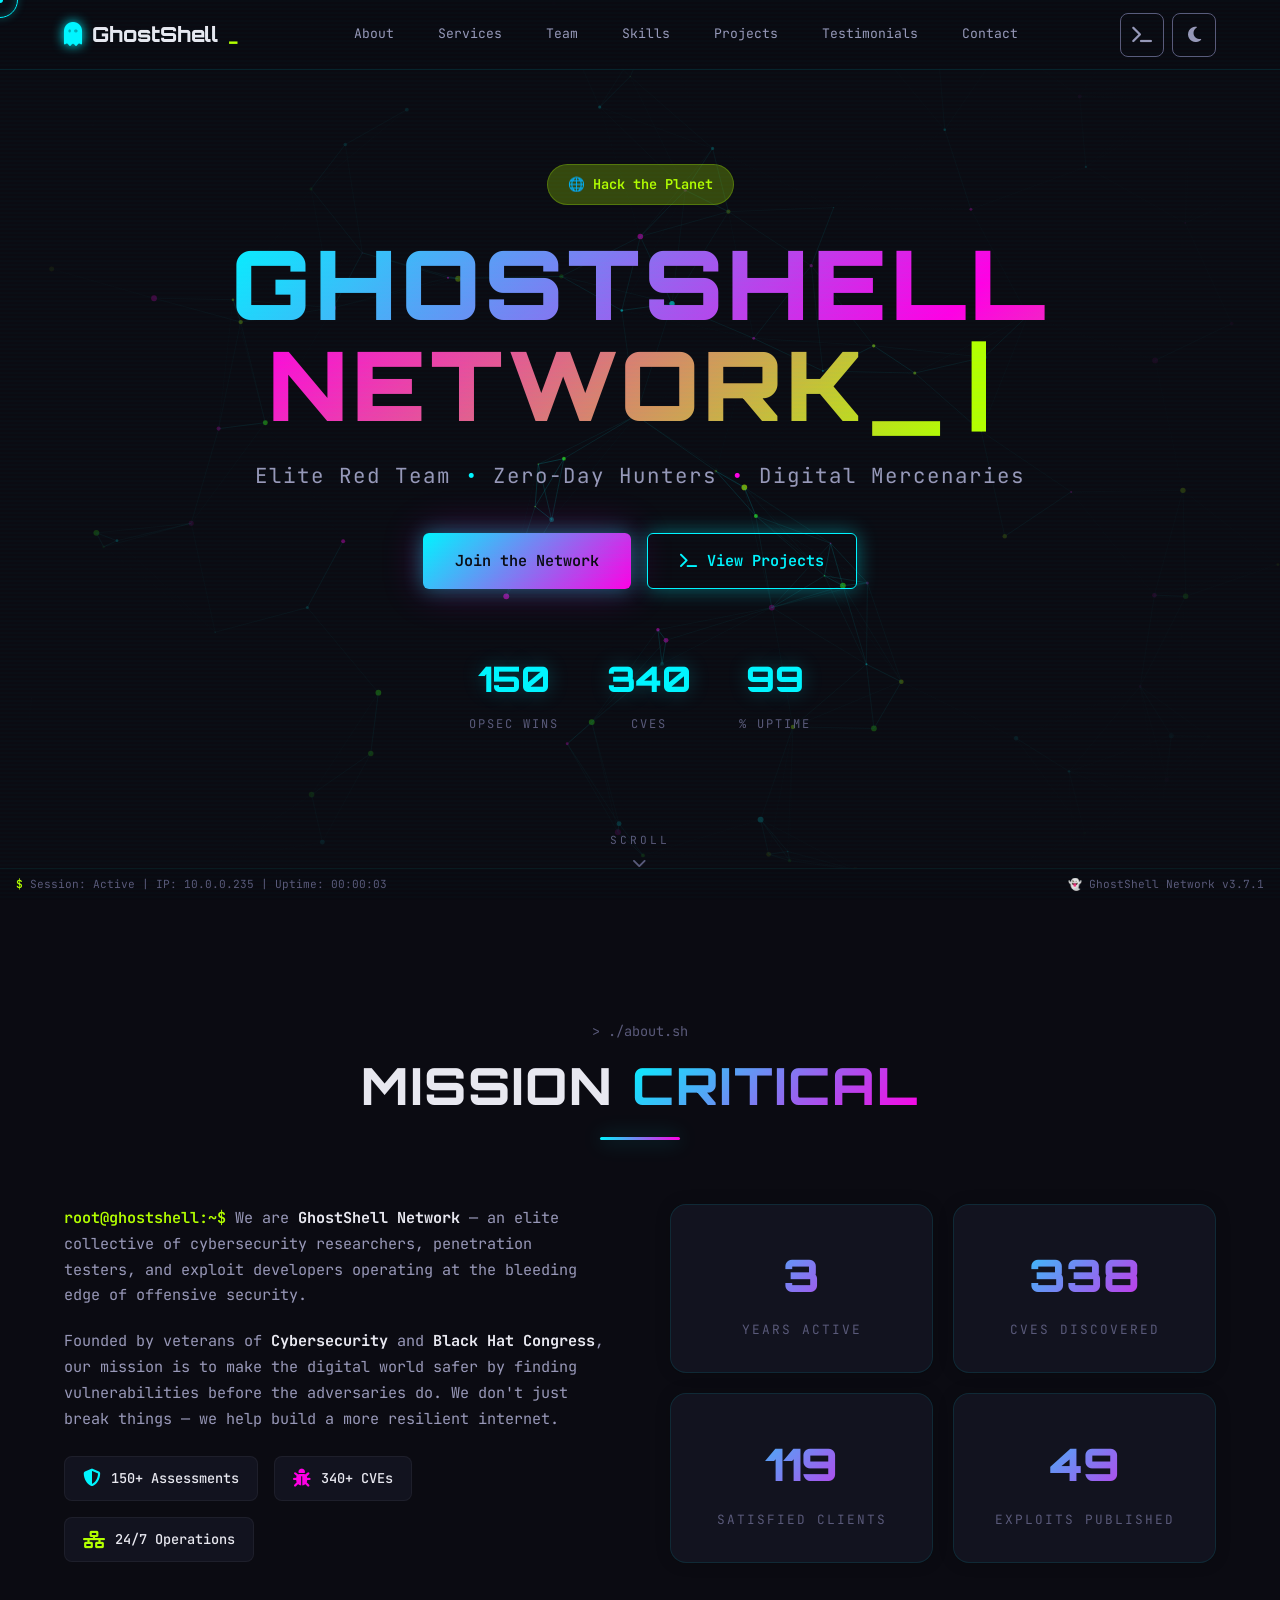
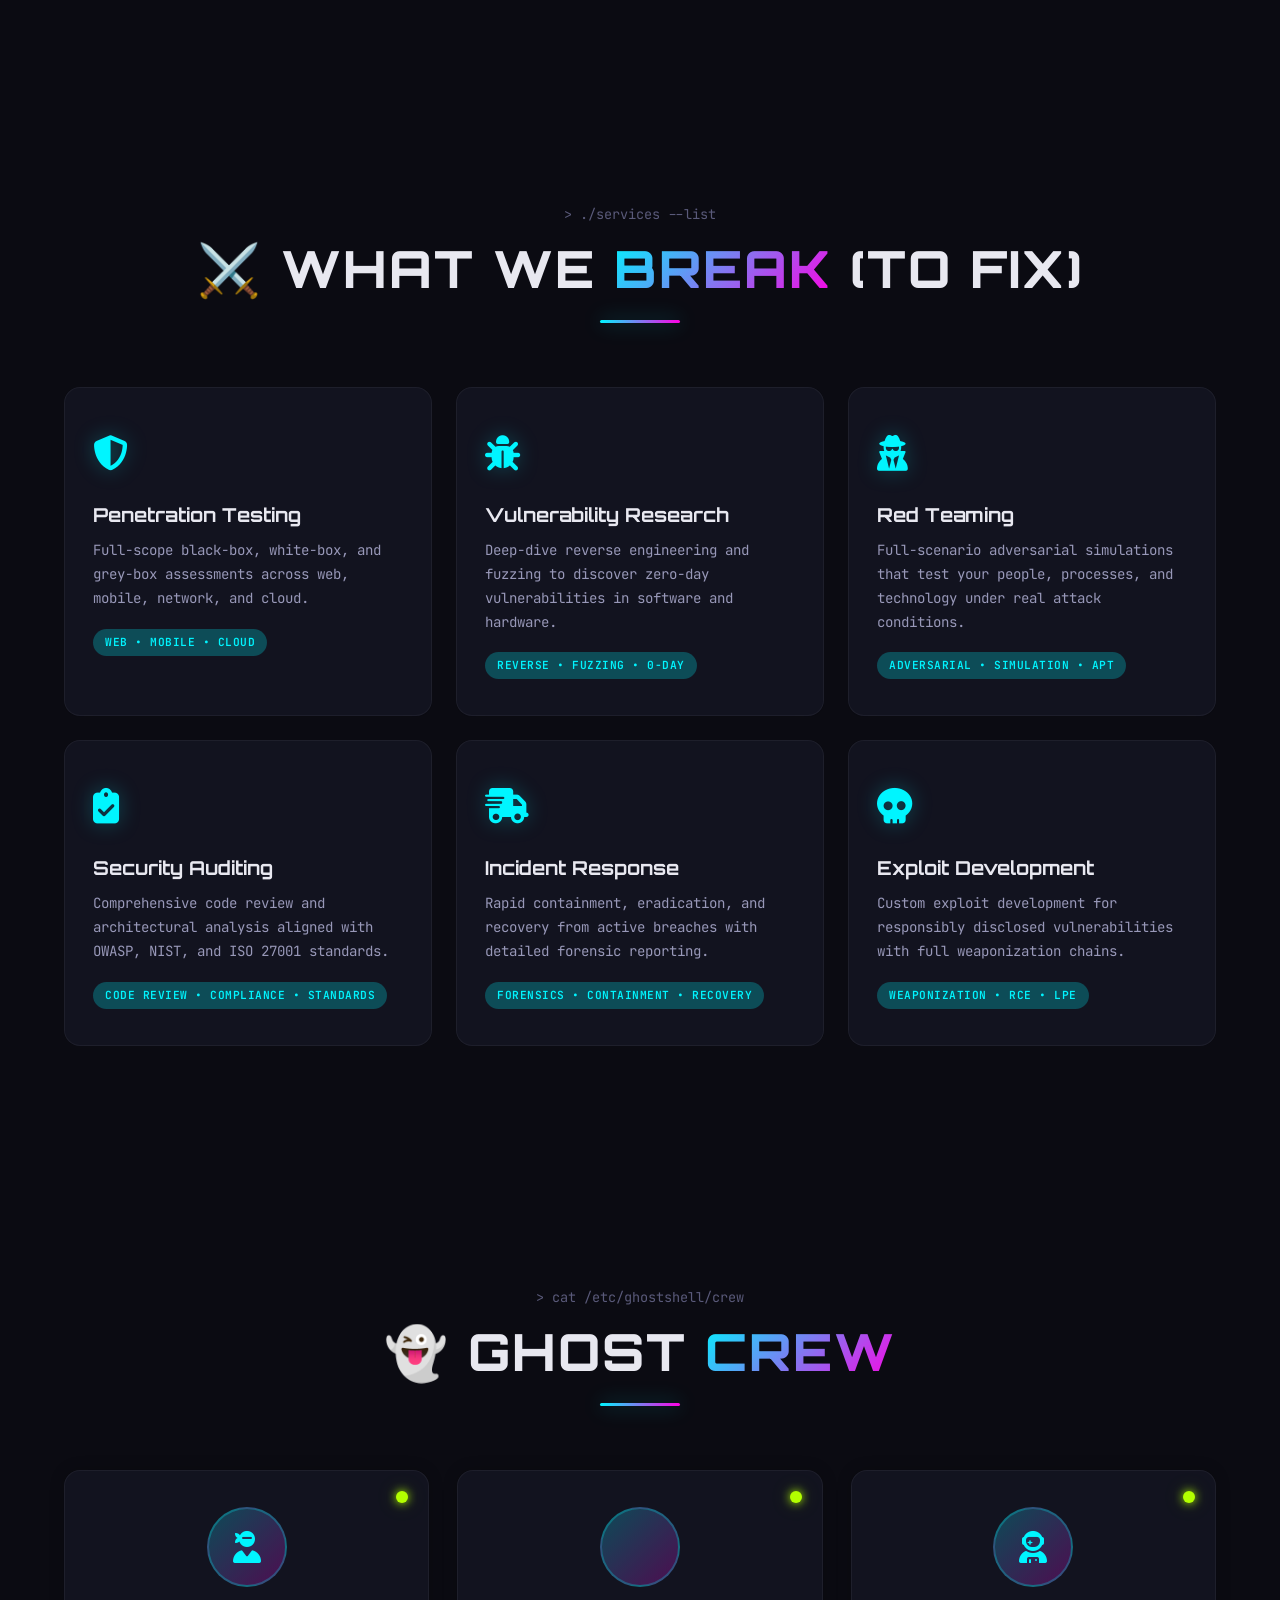
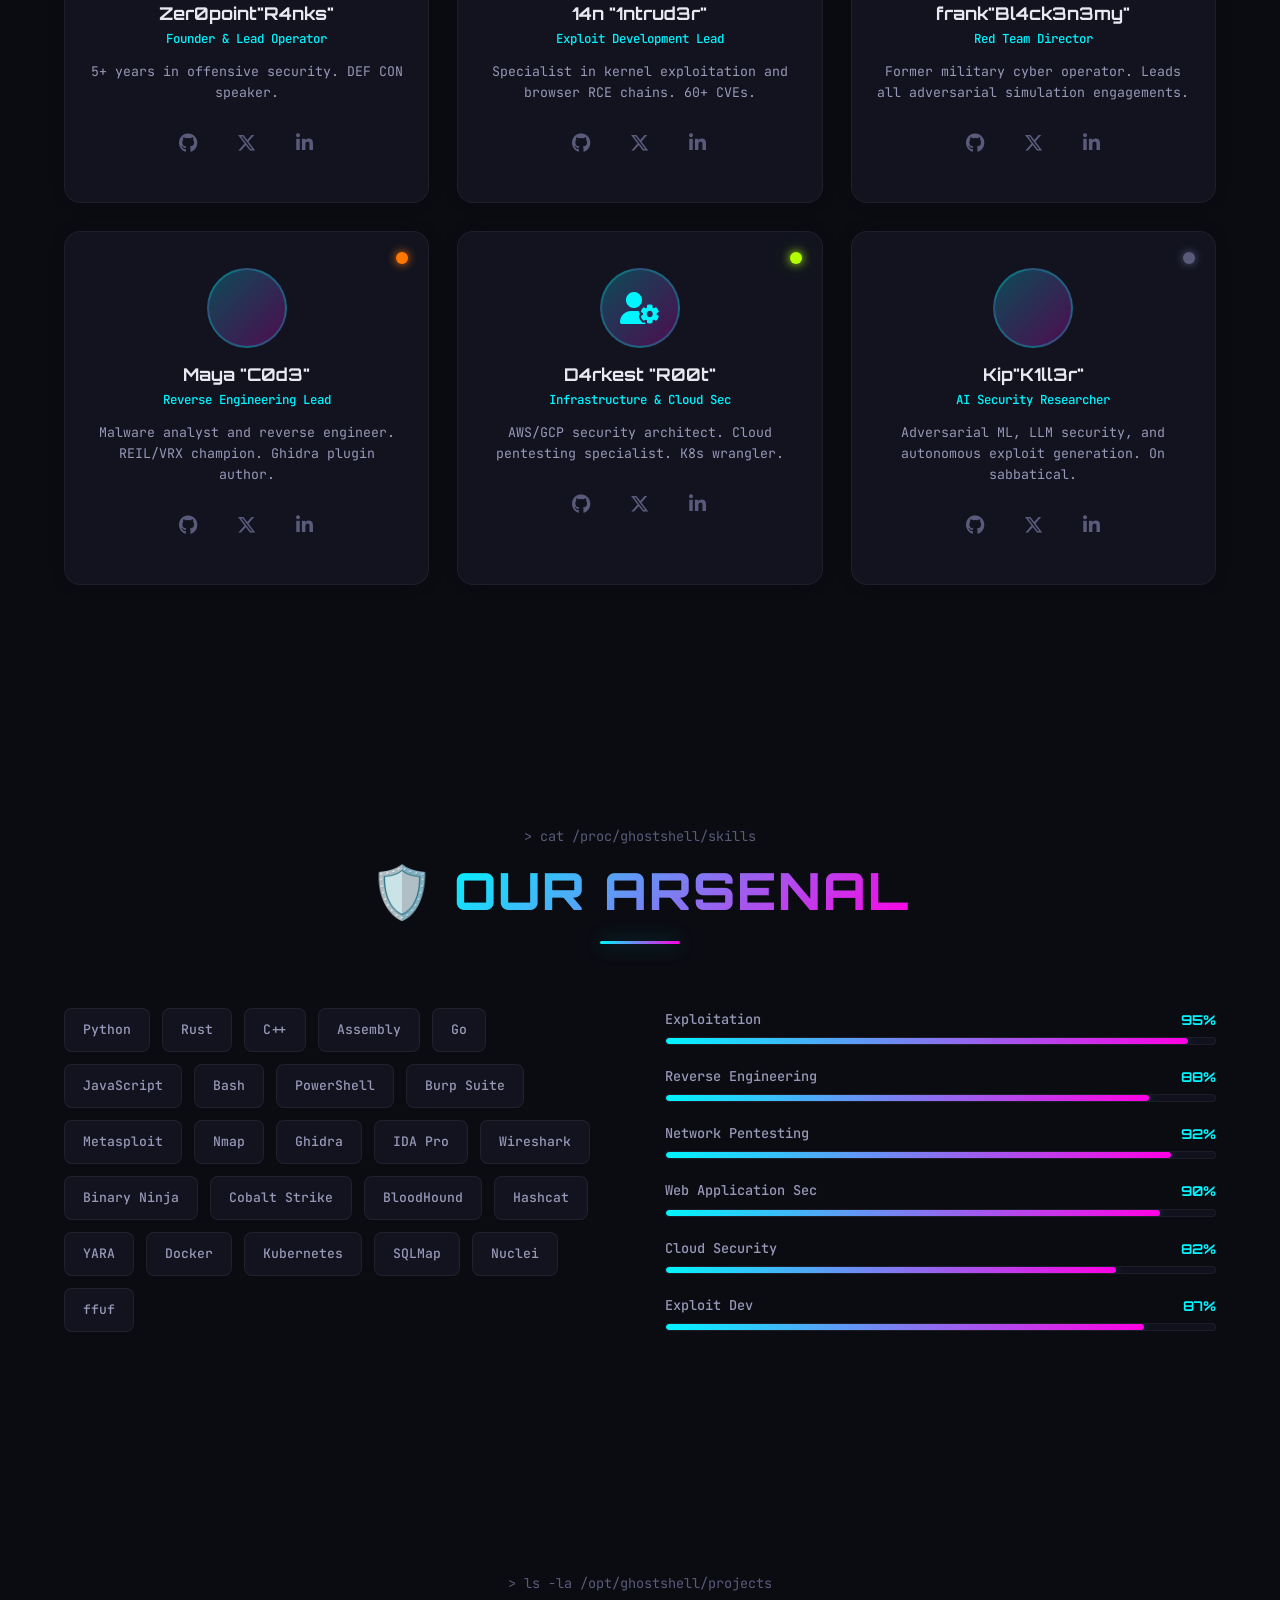
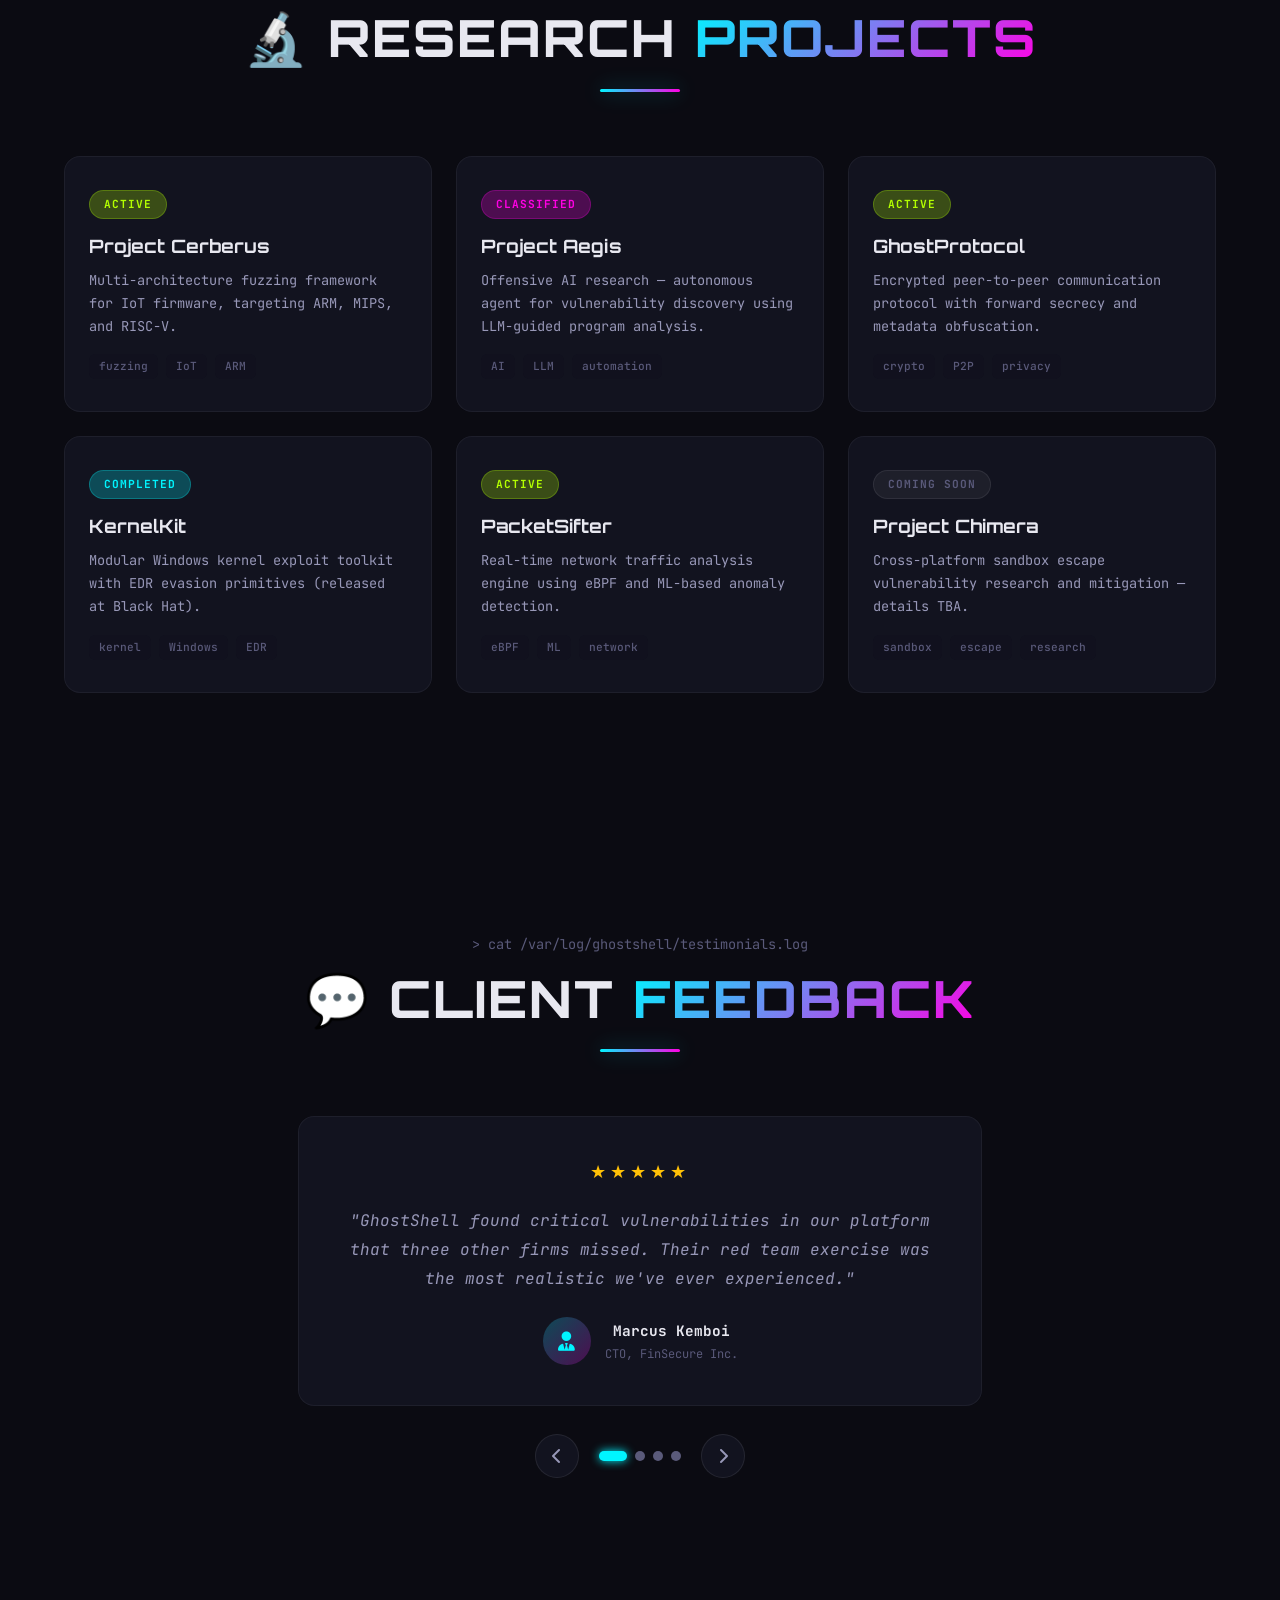
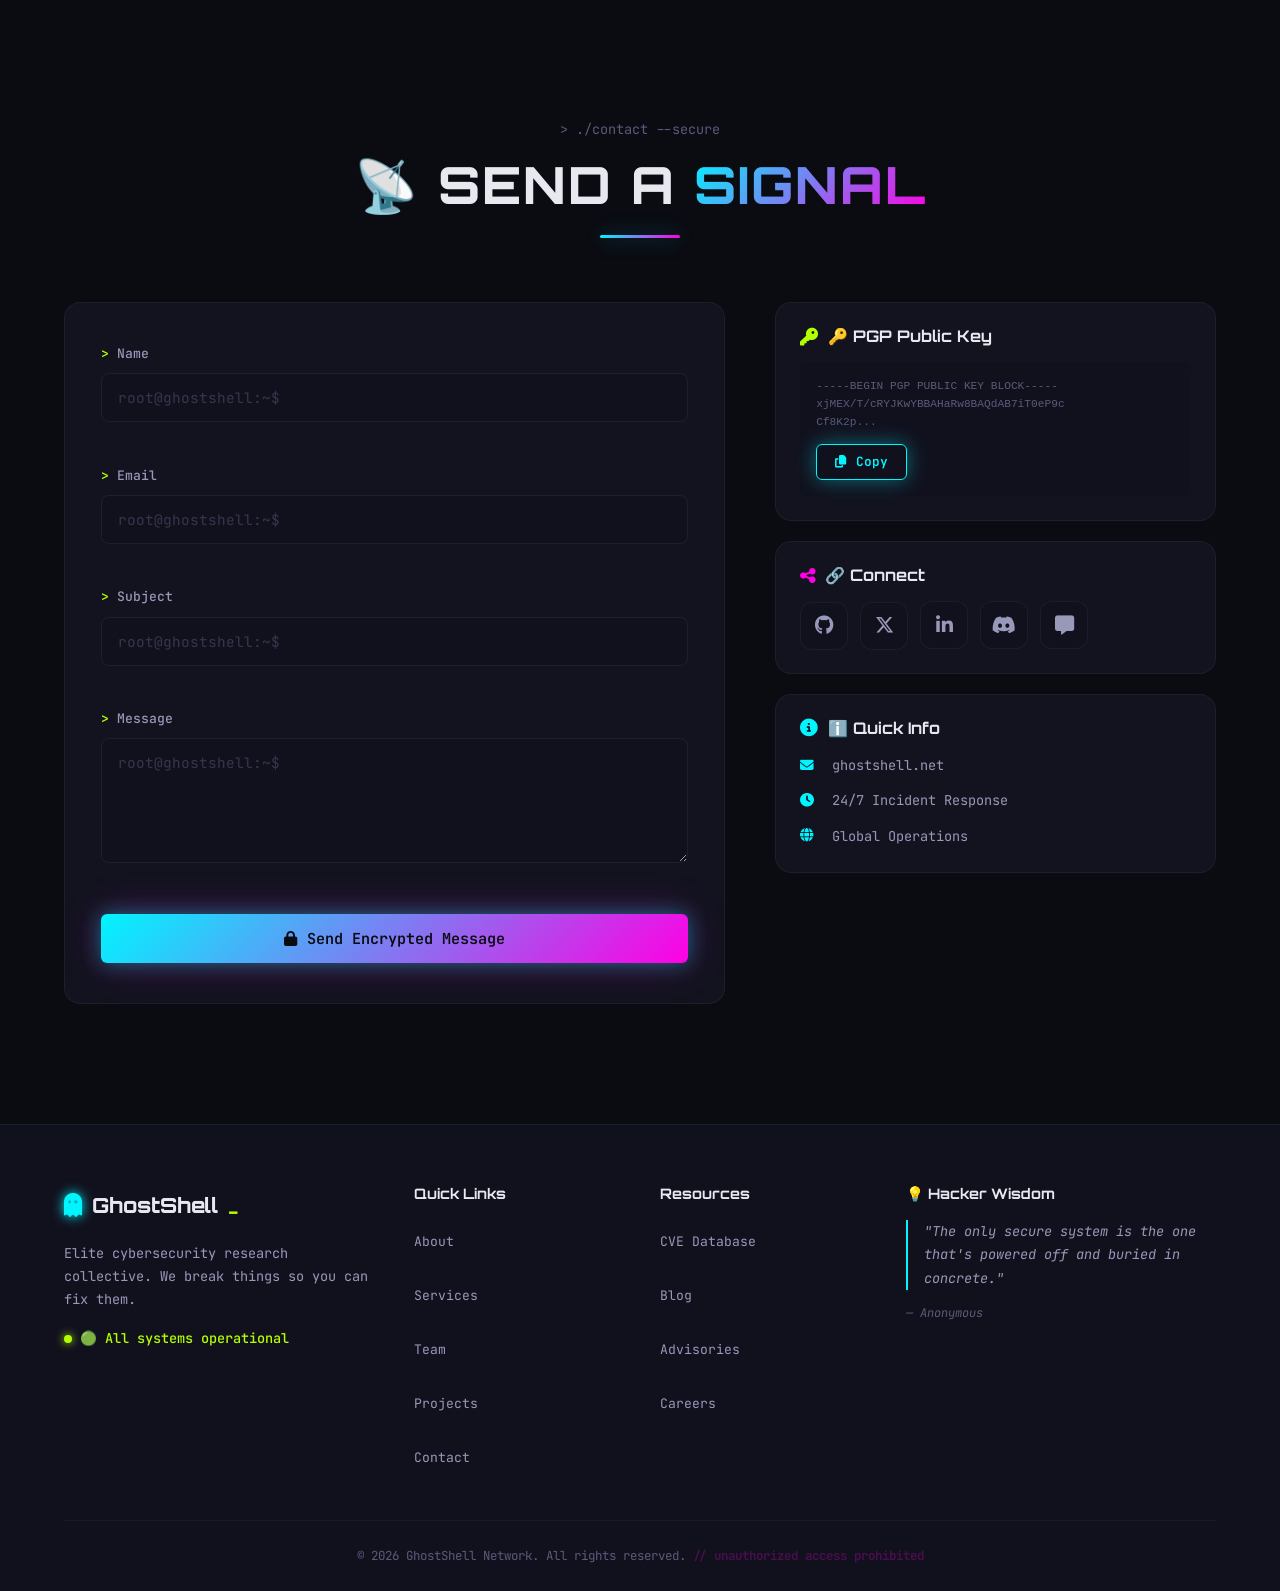
<file: index.html>
<!DOCTYPE html>
<html lang="en">
<head>
  <meta charset="UTF-8">
  <meta name="viewport" content="width=device-width, initial-scale=1.0">
  <meta http-equiv="refresh" content="0;url=./Ghostshell/">
  <title>Redirecting to GhostShell Network...</title>
</head>
<body>
  <p>Redirecting to GhostShell Network...</p>
  <script>window.location.href = './Ghostshell/';</script>
</body>
</html>
</file>
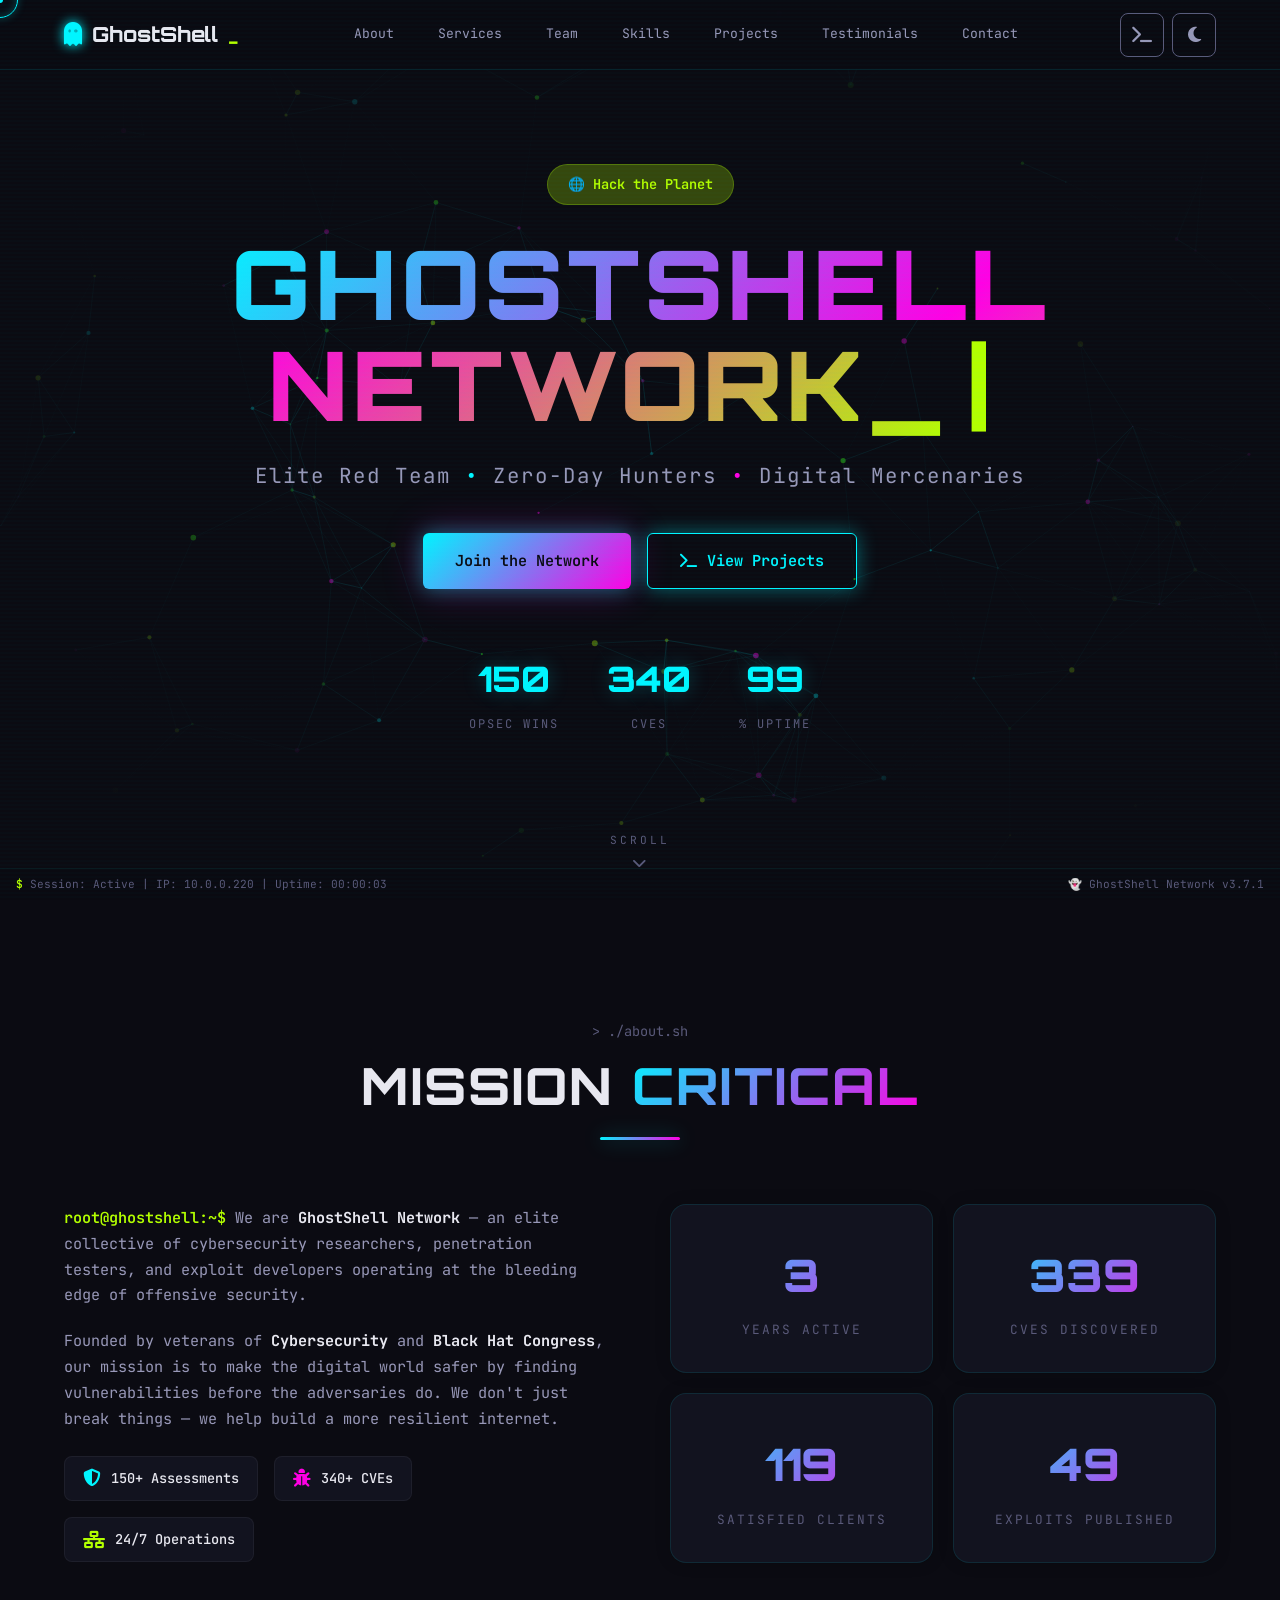
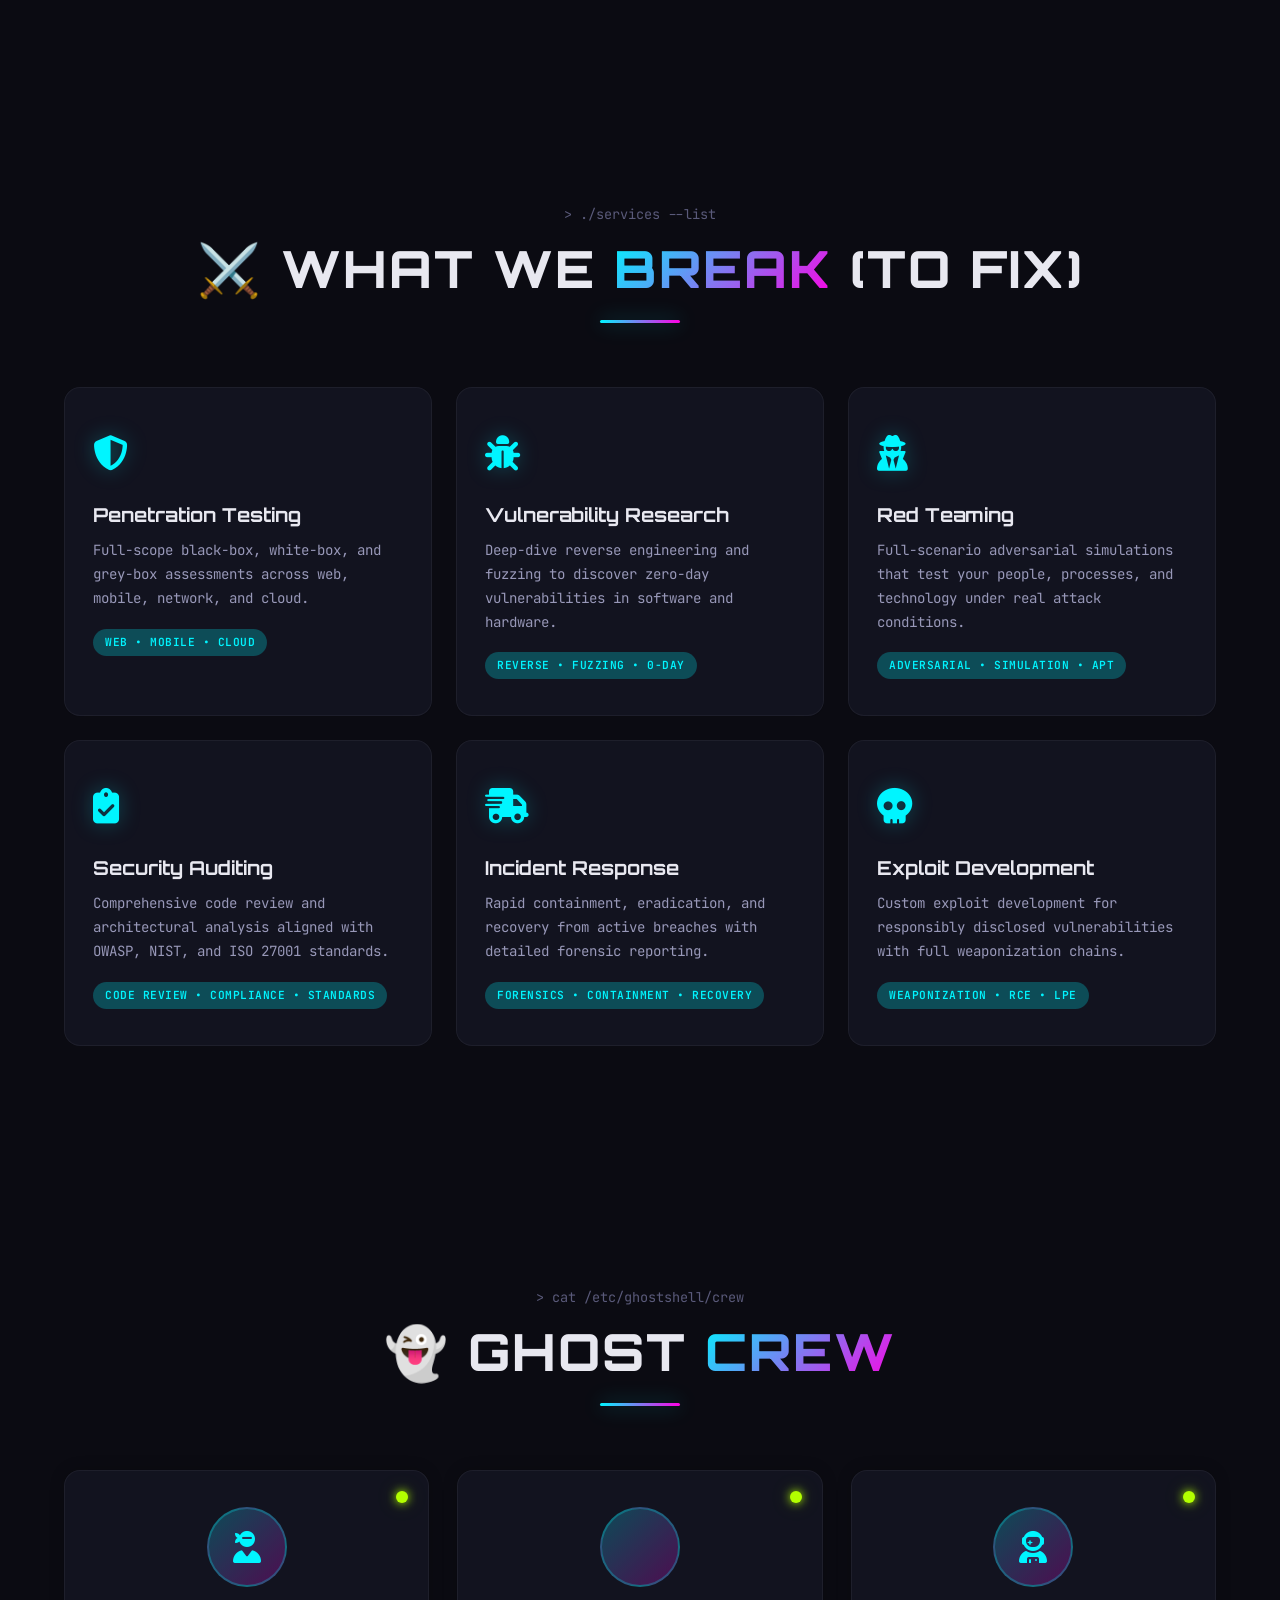
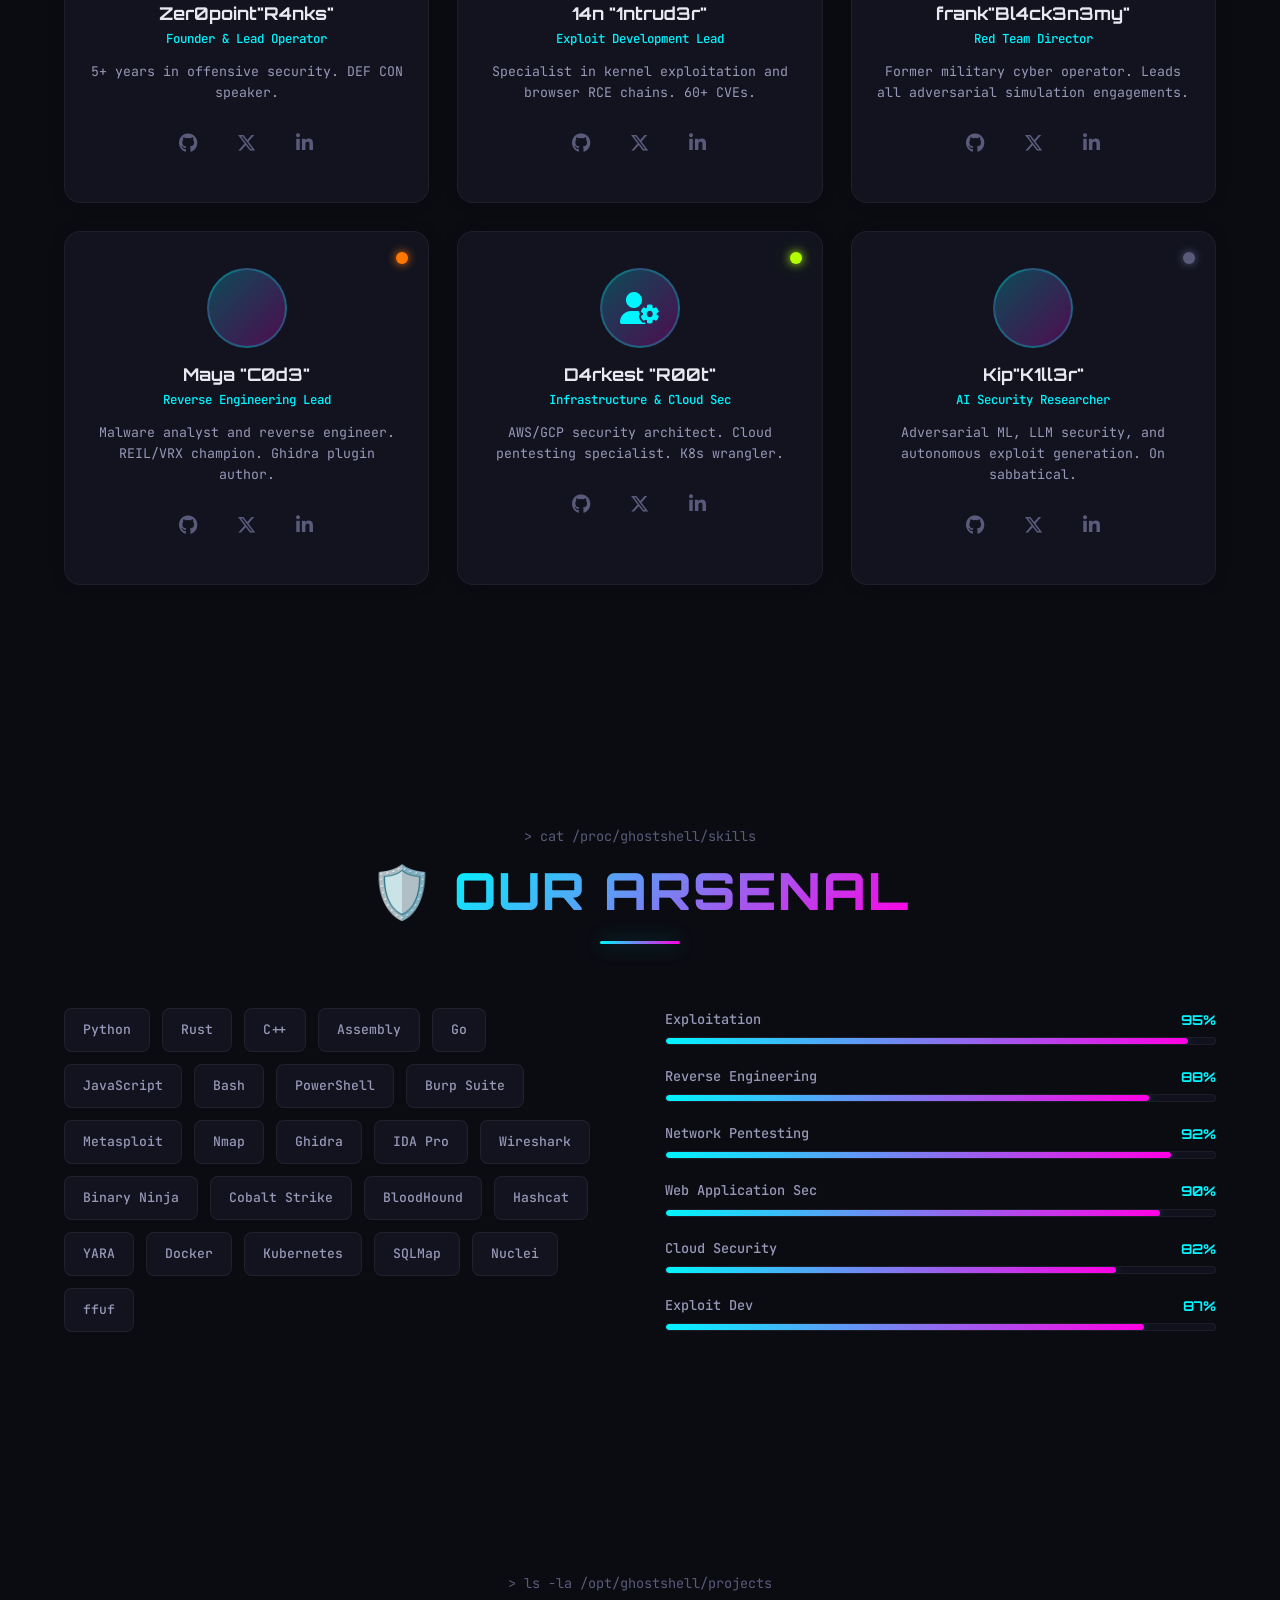
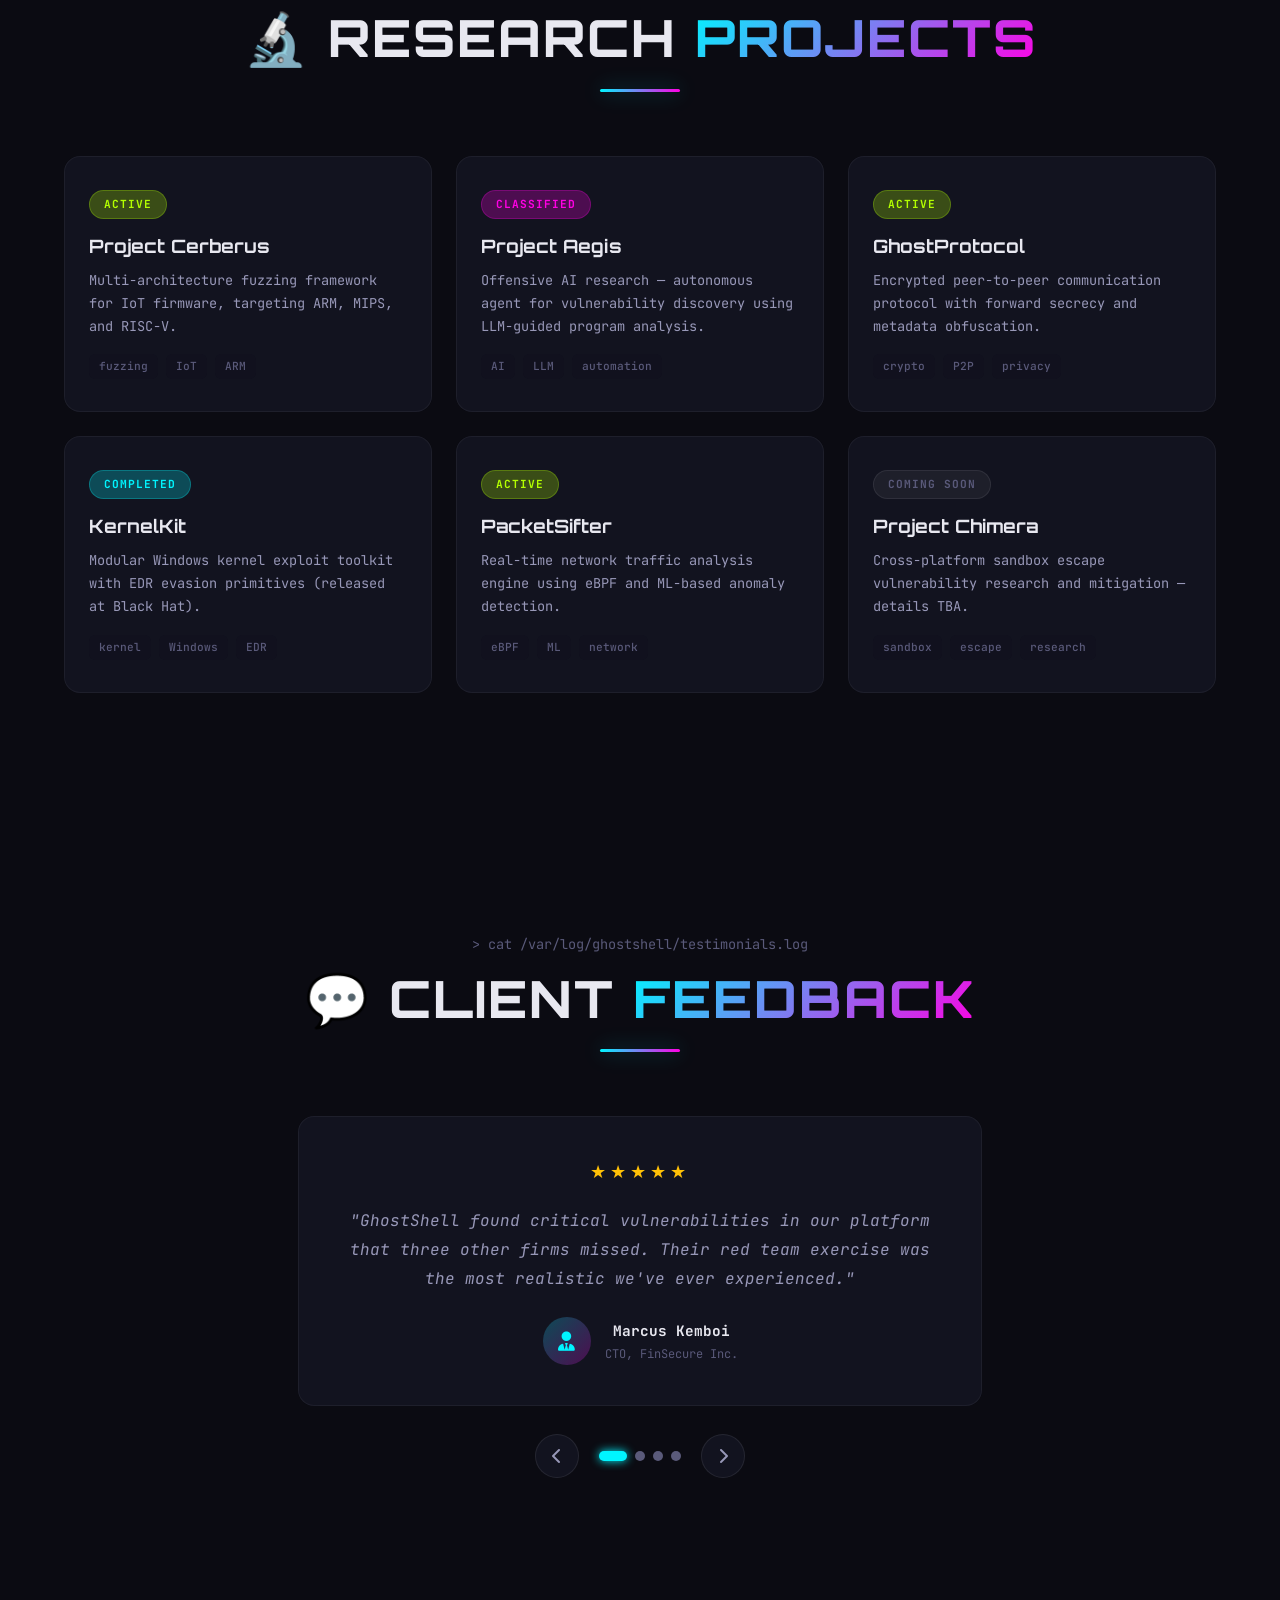
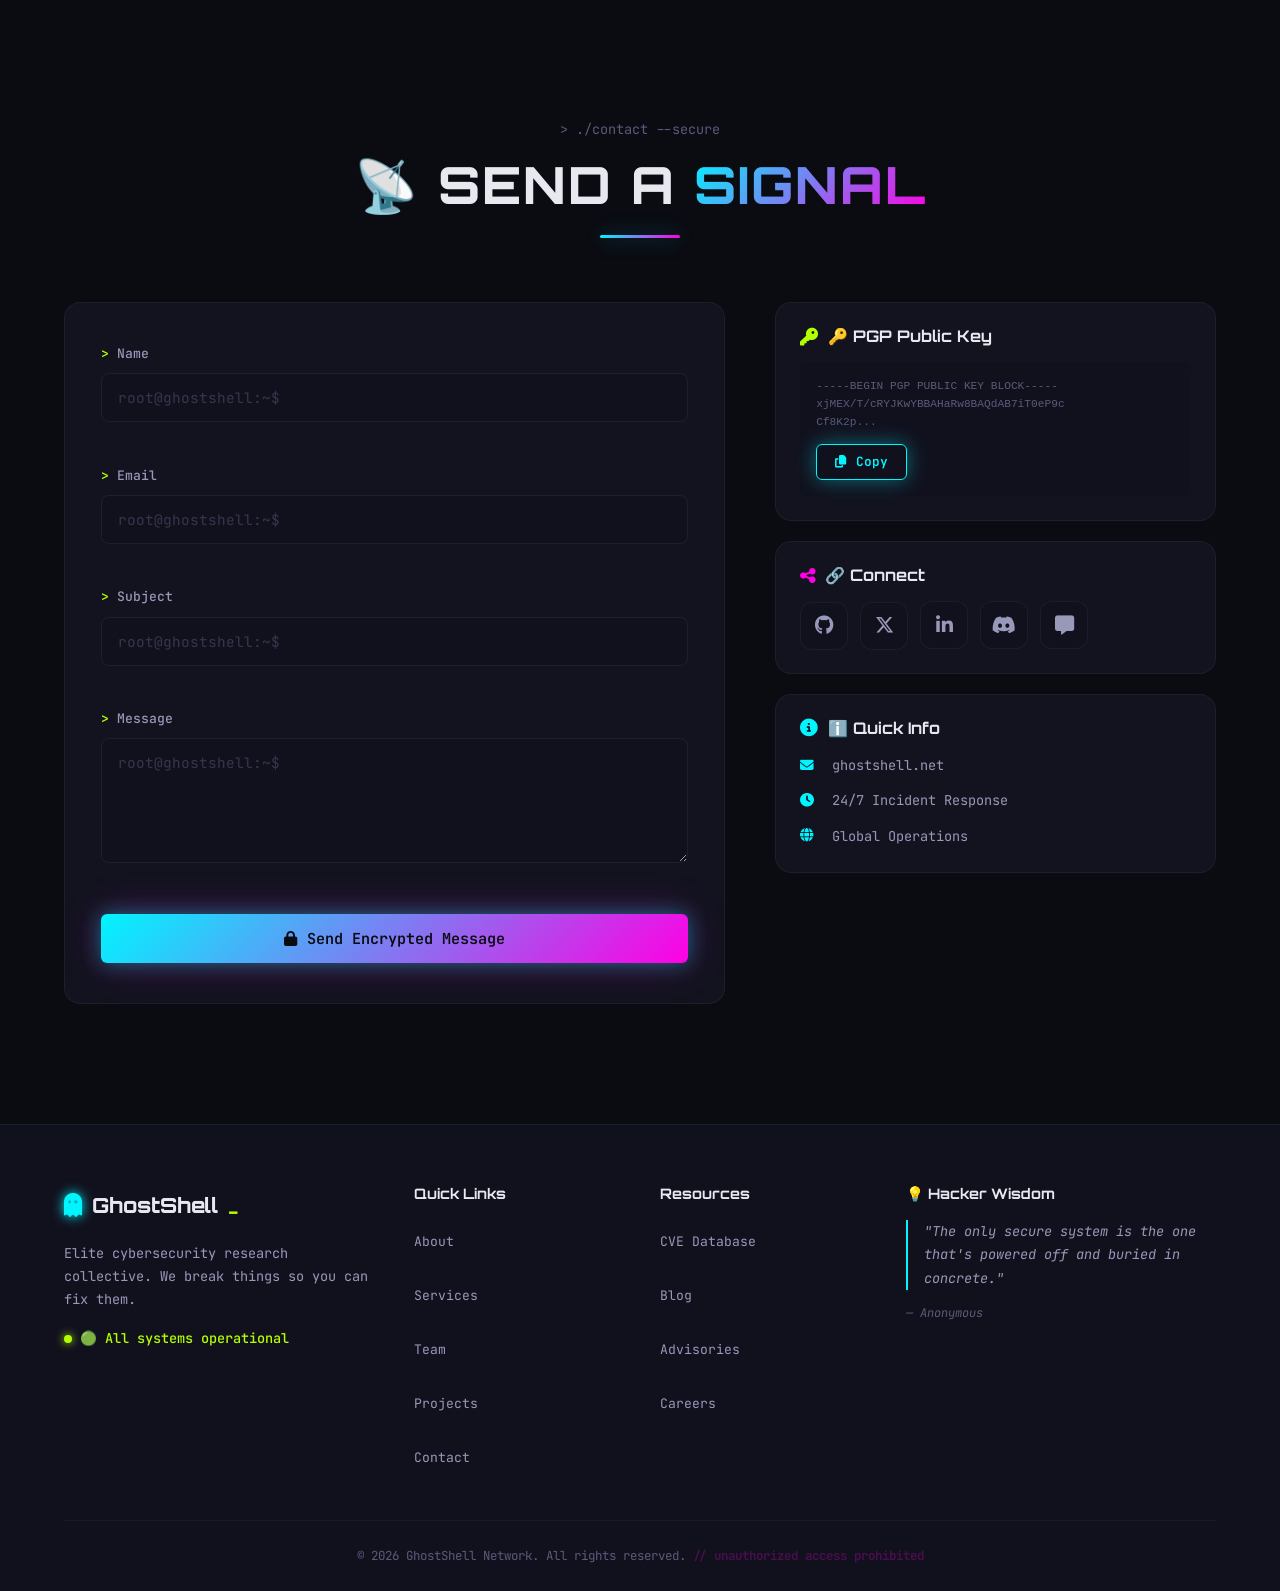
<file: Ghostshell/index.html>
<!DOCTYPE html>
<html lang="en" data-theme="dark">
<head>
  <meta charset="UTF-8">
  <meta name="viewport" content="width=device-width, initial-scale=1.0">
  <title>GhostShell Network — Elite Cybersecurity Research</title>
  <meta name="description" content="GhostShell Network — Elite Red Team, Zero-Day Hunters & Digital Mercenaries.">
  <link rel="preconnect" href="https://fonts.googleapis.com">
  <link rel="preconnect" href="https://fonts.gstatic.com" crossorigin>
  <link href="https://fonts.googleapis.com/css2?family=JetBrains+Mono:wght@400;500;600;700&family=Orbitron:wght@400;600;700;800;900&display=swap" rel="stylesheet">
  <link rel="stylesheet" href="https://cdnjs.cloudflare.com/ajax/libs/font-awesome/6.5.1/css/all.min.css" integrity="sha512-DTOQO9RWCH3ppGqcWaEA1BIZOC6xxalwEsw9c2QQeAIftl+Vegovlnee1c9QX4TctnWMn13TZye+giMm8e2LwA==" crossorigin="anonymous" referrerpolicy="no-referrer">
  <link rel="stylesheet" href="css/style.css">
  <link rel="icon" type="image/svg+xml" href="data:image/svg+xml,%3Csvg xmlns='http://www.w3.org/2000/svg' viewBox='0 0 32 32'%3E%3Cstyle%3Etext%7Bfont-family:monospace;font-size:16px;font-weight:bold%7D%3C/style%3E%3Crect width='32' height='32' fill='%230b0b12'/%3E%3Ctext x='2' y='22' fill='%2300f5ff'%3E_%3C/text%3E%3C/svg%3E">
</head>
<body>

  <div class="scanline-overlay" aria-hidden="true"></div>
  <div class="cursor-dot" id="cursorDot" aria-hidden="true"></div>
  <div class="cursor-ring" id="cursorRing" aria-hidden="true"></div>
  <div class="scroll-progress" id="scrollProgress" aria-hidden="true"></div>

  <!-- ===== NAVBAR ===== -->
  <nav class="navbar" id="navbar" role="navigation" aria-label="Main navigation">
    <div class="container nav-container">
      <a href="#hero" class="nav-logo" aria-label="GhostShell Home">
        <span class="nav-logo-icon"><i class="fas fa-ghost"></i></span>
        <span class="nav-logo-text">GhostShell</span>
        <span class="nav-logo-cursor blink">_</span>
      </a>
      <ul class="nav-menu" id="navMenu" role="menubar">
        <li role="none"><a href="#about" class="nav-link" role="menuitem"><span class="prompt">&gt;</span> About</a></li>
        <li role="none"><a href="#services" class="nav-link" role="menuitem"><span class="prompt">&gt;</span> Services</a></li>
        <li role="none"><a href="#team" class="nav-link" role="menuitem"><span class="prompt">&gt;</span> Team</a></li>
        <li role="none"><a href="#skills" class="nav-link" role="menuitem"><span class="prompt">&gt;</span> Skills</a></li>
        <li role="none"><a href="#projects" class="nav-link" role="menuitem"><span class="prompt">&gt;</span> Projects</a></li>
        <li role="none"><a href="#testimonials" class="nav-link" role="menuitem"><span class="prompt">&gt;</span> Testimonials</a></li>
        <li role="none"><a href="#contact" class="nav-link" role="menuitem"><span class="prompt">&gt;</span> Contact</a></li>
      </ul>
      <div class="nav-actions">
        <button class="terminal-toggle" id="terminalToggle" aria-label="Open terminal">
          <i class="fas fa-terminal"></i>
        </button>
        <button class="theme-toggle" id="themeToggle" aria-label="Toggle dark/light mode">
          <i class="fas fa-moon" id="themeIcon"></i>
        </button>
        <button class="nav-hamburger" id="navHamburger" aria-label="Toggle menu" aria-expanded="false">
          <span></span><span></span><span></span>
        </button>
      </div>
    </div>
  </nav>

  <!-- ===== HERO ===== -->
  <section class="hero" id="hero">
    <canvas class="hero-canvas" id="particleCanvas" aria-hidden="true"></canvas>
    <div class="hero-overlay"></div>
    <div class="container hero-content">
      <div class="hero-badge" data-glitch="Hack the Planet">🌐 Hack the Planet</div>
      <h1 class="hero-title" id="heroTitle">
        <span class="typing-line" id="typewriterLine"></span><span class="cursor-blink">|</span>
      </h1>
      <p class="hero-sub">Elite Red Team <span class="accent-cyan">•</span> Zero‑Day Hunters <span class="accent-magenta">•</span> Digital Mercenaries</p>
      <div class="hero-actions">
        <a href="#contact" class="btn btn-primary" data-glitch="Join the Network">Join the Network</a>
        <a href="#projects" class="btn btn-outline"><i class="fas fa-terminal"></i> View Projects</a>
      </div>
      <div class="hero-stats">
        <div class="hero-stat"><span class="hero-stat-num" data-count="150">0</span><span class="hero-stat-label">OpSec Wins</span></div>
        <div class="hero-stat"><span class="hero-stat-num" data-count="340">0</span><span class="hero-stat-label">CVEs</span></div>
        <div class="hero-stat"><span class="hero-stat-num" data-count="99">0</span><span class="hero-stat-label">% Uptime</span></div>
      </div>
    </div>
    <div class="hero-scroll-indicator">
      <span class="hero-scroll-text">SCROLL</span>
      <i class="fas fa-chevron-down"></i>
    </div>
  </section>

  <!-- ===== ABOUT ===== -->
  <section class="section about" id="about">
    <div class="container">
      <div class="section-header reveal">
        <span class="section-tag">&gt; ./about.sh</span>
        <h2 class="section-title">Mission <span class="gradient-text">Critical</span></h2>
        <div class="section-divider"></div>
      </div>
      <div class="about-grid">
        <div class="about-text reveal">
          <p><span class="prompt">root@ghostshell:~$</span> We are <strong>GhostShell Network</strong> — an elite collective of cybersecurity researchers, penetration testers, and exploit developers operating at the bleeding edge of offensive security.</p>
          <p>Founded by veterans of <strong>Cybersecurity</strong> and <strong>Black Hat Congress</strong>, our mission is to make the digital world safer by finding vulnerabilities before the adversaries do. We don't just break things — we help build a more resilient internet.</p>
          <div class="about-features">
            <div class="about-feature"><i class="fas fa-shield-halved accent-cyan"></i> 150+ Assessments</div>
            <div class="about-feature"><i class="fas fa-bug accent-magenta"></i> 340+ CVEs</div>
            <div class="about-feature"><i class="fas fa-network-wired accent-lime"></i> 24/7 Operations</div>
          </div>
        </div>
        <div class="about-counters reveal">
          <div class="counter-card">
            <span class="counter-number" id="counterYears" data-target="4">0</span>
            <span class="counter-label">Years Active</span>
          </div>
          <div class="counter-card">
            <span class="counter-number" id="counterCves" data-target="340">0</span>
            <span class="counter-label">CVEs Discovered</span>
          </div>
          <div class="counter-card">
            <span class="counter-number" id="counterClients" data-target="120">0</span>
            <span class="counter-label">Satisfied Clients</span>
          </div>
          <div class="counter-card">
            <span class="counter-number" id="counterExploits" data-target="50">0</span>
            <span class="counter-label">Exploits Published</span>
          </div>
        </div>
      </div>
    </div>
  </section>

  <!-- ===== SERVICES ===== -->
  <section class="section services" id="services">
    <div class="container">
      <div class="section-header reveal">
        <span class="section-tag">&gt; ./services --list</span>
        <h2 class="section-title">⚔️ What We <span class="gradient-text">Break</span> (To Fix)</h2>
        <div class="section-divider"></div>
      </div>
      <div class="services-grid">
        <div class="service-card glitch-card reveal" data-delay="0">
          <div class="service-icon"><i class="fas fa-shield-halved"></i></div>
          <h3>Penetration Testing</h3>
          <p>Full-scope black-box, white-box, and grey-box assessments across web, mobile, network, and cloud.</p>
          <span class="service-tag">web • mobile • cloud</span>
        </div>
        <div class="service-card glitch-card reveal" data-delay="100">
          <div class="service-icon"><i class="fas fa-bug"></i></div>
          <h3>Vulnerability Research</h3>
          <p>Deep-dive reverse engineering and fuzzing to discover zero-day vulnerabilities in software and hardware.</p>
          <span class="service-tag">reverse • fuzzing • 0-day</span>
        </div>
        <div class="service-card glitch-card reveal" data-delay="200">
          <div class="service-icon"><i class="fas fa-user-secret"></i></div>
          <h3>Red Teaming</h3>
          <p>Full-scenario adversarial simulations that test your people, processes, and technology under real attack conditions.</p>
          <span class="service-tag">adversarial • simulation • APT</span>
        </div>
        <div class="service-card glitch-card reveal" data-delay="300">
          <div class="service-icon"><i class="fas fa-clipboard-check"></i></div>
          <h3>Security Auditing</h3>
          <p>Comprehensive code review and architectural analysis aligned with OWASP, NIST, and ISO 27001 standards.</p>
          <span class="service-tag">code review • compliance • standards</span>
        </div>
        <div class="service-card glitch-card reveal" data-delay="400">
          <div class="service-icon"><i class="fas fa-truck-fast"></i></div>
          <h3>Incident Response</h3>
          <p>Rapid containment, eradication, and recovery from active breaches with detailed forensic reporting.</p>
          <span class="service-tag">forensics • containment • recovery</span>
        </div>
        <div class="service-card glitch-card reveal" data-delay="500">
          <div class="service-icon"><i class="fas fa-skull"></i></div>
          <h3>Exploit Development</h3>
          <p>Custom exploit development for responsibly disclosed vulnerabilities with full weaponization chains.</p>
          <span class="service-tag">weaponization • RCE • LPE</span>
        </div>
      </div>
    </div>
  </section>

  <!-- ===== TEAM ===== -->
  <section class="section team" id="team">
    <div class="container">
      <div class="section-header reveal">
        <span class="section-tag">&gt; cat /etc/ghostshell/crew</span>
        <h2 class="section-title">👻 Ghost <span class="gradient-text">Crew</span></h2>
        <div class="section-divider"></div>
      </div>
      <div class="team-grid">
        <div class="team-card reveal" data-delay="0">
          <div class="team-avatar"><i class="fas fa-user-ninja"></i></div>
          <div class="team-status online"></div>
          <h3 class="team-name">Zer0point"R4nks"</h3>
          <span class="team-role">Founder & Lead Operator</span>
          <p class="team-bio">5+ years in offensive security. DEF CON speaker.</p>
          <div class="team-social">
            <a href="#" aria-label="GitHub"><i class="fab fa-github"></i></a>
            <a href="#" aria-label="X / Twitter"><i class="fab fa-x-twitter"></i></a>
            <a href="#" aria-label="LinkedIn"><i class="fab fa-linkedin-in"></i></a>
          </div>
        </div>
        <div class="team-card reveal" data-delay="100">
          <div class="team-avatar"><i class="fas fa-user-hacker"></i></div>
          <div class="team-status online"></div>
          <h3 class="team-name">14n "1ntrud3r"</h3>
          <span class="team-role">Exploit Development Lead</span>
          <p class="team-bio">Specialist in kernel exploitation and browser RCE chains. 60+ CVEs.</p>
          <div class="team-social">
            <a href="#" aria-label="GitHub"><i class="fab fa-github"></i></a>
            <a href="#" aria-label="X / Twitter"><i class="fab fa-x-twitter"></i></a>
            <a href="#" aria-label="LinkedIn"><i class="fab fa-linkedin-in"></i></a>
          </div>
        </div>
        <div class="team-card reveal" data-delay="200">
          <div class="team-avatar"><i class="fas fa-user-astronaut"></i></div>
          <div class="team-status online"></div>
          <h3 class="team-name">frank"Bl4ck3n3my" </h3>
          <span class="team-role">Red Team Director</span>
          <p class="team-bio">Former military cyber operator. Leads all adversarial simulation engagements.</p>
          <div class="team-social">
            <a href="#" aria-label="GitHub"><i class="fab fa-github"></i></a>
            <a href="#" aria-label="X / Twitter"><i class="fab fa-x-twitter"></i></a>
            <a href="#" aria-label="LinkedIn"><i class="fab fa-linkedin-in"></i></a>
          </div>
        </div>
        <div class="team-card reveal" data-delay="300">
          <div class="team-avatar"><i class="fas fa-user-crown"></i></div>
          <div class="team-status idle"></div>
          <h3 class="team-name">Maya "C0d3" </h3>
          <span class="team-role">Reverse Engineering Lead</span>
          <p class="team-bio">Malware analyst and reverse engineer. REIL/VRX champion. Ghidra plugin author.</p>
          <div class="team-social">
            <a href="#" aria-label="GitHub"><i class="fab fa-github"></i></a>
            <a href="#" aria-label="X / Twitter"><i class="fab fa-x-twitter"></i></a>
            <a href="#" aria-label="LinkedIn"><i class="fab fa-linkedin-in"></i></a>
          </div>
        </div>
        <div class="team-card reveal" data-delay="400">
          <div class="team-avatar"><i class="fas fa-user-gear"></i></div>
          <div class="team-status online"></div>
          <h3 class="team-name">D4rkest "R00t" </h3>
          <span class="team-role">Infrastructure & Cloud Sec</span>
          <p class="team-bio">AWS/GCP security architect. Cloud pentesting specialist. K8s wrangler.</p>
          <div class="team-social">
            <a href="#" aria-label="GitHub"><i class="fab fa-github"></i></a>
            <a href="#" aria-label="X / Twitter"><i class="fab fa-x-twitter"></i></a>
            <a href="#" aria-label="LinkedIn"><i class="fab fa-linkedin-in"></i></a>
          </div>
        </div>
        <div class="team-card reveal" data-delay="500">
          <div class="team-avatar"><i class="fas fa-user-robot"></i></div>
          <div class="team-status offline"></div>
          <h3 class="team-name"> Kip"K1ll3r" </h3>
          <span class="team-role">AI Security Researcher</span>
          <p class="team-bio">Adversarial ML, LLM security, and autonomous exploit generation. On sabbatical.</p>
          <div class="team-social">
            <a href="#" aria-label="GitHub"><i class="fab fa-github"></i></a>
            <a href="#" aria-label="X / Twitter"><i class="fab fa-x-twitter"></i></a>
            <a href="#" aria-label="LinkedIn"><i class="fab fa-linkedin-in"></i></a>
          </div>
        </div>
      </div>
    </div>
  </section>

  <!-- ===== SKILLS ===== -->
  <section class="section skills" id="skills">
    <div class="container">
      <div class="section-header reveal">
        <span class="section-tag">&gt; cat /proc/ghostshell/skills</span>
        <h2 class="section-title">🛡️ <span class="gradient-text">Our Arsenal</span></h2>
        <div class="section-divider"></div>
      </div>
      <div class="skills-content">
        <div class="skills-tags reveal">
          <span class="skill-tag" data-level="95">Python</span>
          <span class="skill-tag" data-level="85">Rust</span>
          <span class="skill-tag" data-level="80">C++</span>
          <span class="skill-tag" data-level="70">Assembly</span>
          <span class="skill-tag" data-level="90">Go</span>
          <span class="skill-tag" data-level="85">JavaScript</span>
          <span class="skill-tag" data-level="75">Bash</span>
          <span class="skill-tag" data-level="80">PowerShell</span>
          <span class="skill-tag" data-level="95">Burp Suite</span>
          <span class="skill-tag" data-level="90">Metasploit</span>
          <span class="skill-tag" data-level="90">Nmap</span>
          <span class="skill-tag" data-level="85">Ghidra</span>
          <span class="skill-tag" data-level="80">IDA Pro</span>
          <span class="skill-tag" data-level="85">Wireshark</span>
          <span class="skill-tag" data-level="75">Binary Ninja</span>
          <span class="skill-tag" data-level="70">Cobalt Strike</span>
          <span class="skill-tag" data-level="80">BloodHound</span>
          <span class="skill-tag" data-level="85">Hashcat</span>
          <span class="skill-tag" data-level="75">YARA</span>
          <span class="skill-tag" data-level="80">Docker</span>
          <span class="skill-tag" data-level="70">Kubernetes</span>
          <span class="skill-tag" data-level="85">SQLMap</span>
          <span class="skill-tag" data-level="80">Nuclei</span>
          <span class="skill-tag" data-level="75">ffuf</span>
        </div>
        <div class="skills-bars reveal">
          <div class="skill-bar-group">
            <div class="skill-bar-item">
              <div class="skill-bar-header"><span>Exploitation</span><span class="skill-bar-percent" data-width="95">95%</span></div>
              <div class="skill-bar-track"><div class="skill-bar-fill" style="width:0%"></div></div>
            </div>
            <div class="skill-bar-item">
              <div class="skill-bar-header"><span>Reverse Engineering</span><span class="skill-bar-percent" data-width="88">88%</span></div>
              <div class="skill-bar-track"><div class="skill-bar-fill" style="width:0%"></div></div>
            </div>
            <div class="skill-bar-item">
              <div class="skill-bar-header"><span>Network Pentesting</span><span class="skill-bar-percent" data-width="92">92%</span></div>
              <div class="skill-bar-track"><div class="skill-bar-fill" style="width:0%"></div></div>
            </div>
            <div class="skill-bar-item">
              <div class="skill-bar-header"><span>Web Application Sec</span><span class="skill-bar-percent" data-width="90">90%</span></div>
              <div class="skill-bar-track"><div class="skill-bar-fill" style="width:0%"></div></div>
            </div>
            <div class="skill-bar-item">
              <div class="skill-bar-header"><span>Cloud Security</span><span class="skill-bar-percent" data-width="82">82%</span></div>
              <div class="skill-bar-track"><div class="skill-bar-fill" style="width:0%"></div></div>
            </div>
            <div class="skill-bar-item">
              <div class="skill-bar-header"><span>Exploit Dev</span><span class="skill-bar-percent" data-width="87">87%</span></div>
              <div class="skill-bar-track"><div class="skill-bar-fill" style="width:0%"></div></div>
            </div>
          </div>
        </div>
      </div>
    </div>
  </section>

  <!-- ===== PROJECTS ===== -->
  <section class="section projects" id="projects">
    <div class="container">
      <div class="section-header reveal">
        <span class="section-tag">&gt; ls -la /opt/ghostshell/projects</span>
        <h2 class="section-title">🔬 Research <span class="gradient-text">Projects</span></h2>
        <div class="section-divider"></div>
      </div>
      <div class="projects-grid">
        <div class="project-card reveal" data-delay="0">
          <div class="project-status active">Active</div>
          <h3>Project Cerberus</h3>
          <p>Multi‑architecture fuzzing framework for IoT firmware, targeting ARM, MIPS, and RISC‑V.</p>
          <div class="project-tags"><span>fuzzing</span><span>IoT</span><span>ARM</span></div>
        </div>
        <div class="project-card reveal" data-delay="100">
          <div class="project-status classified">Classified</div>
          <h3>Project Aegis</h3>
          <p>Offensive AI research — autonomous agent for vulnerability discovery using LLM-guided program analysis.</p>
          <div class="project-tags"><span>AI</span><span>LLM</span><span>automation</span></div>
        </div>
        <div class="project-card reveal" data-delay="200">
          <div class="project-status active">Active</div>
          <h3>GhostProtocol</h3>
          <p>Encrypted peer-to-peer communication protocol with forward secrecy and metadata obfuscation.</p>
          <div class="project-tags"><span>crypto</span><span>P2P</span><span>privacy</span></div>
        </div>
        <div class="project-card reveal" data-delay="300">
          <div class="project-status completed">Completed</div>
          <h3>KernelKit</h3>
          <p>Modular Windows kernel exploit toolkit with EDR evasion primitives (released at Black Hat).</p>
          <div class="project-tags"><span>kernel</span><span>Windows</span><span>EDR</span></div>
        </div>
        <div class="project-card reveal" data-delay="400">
          <div class="project-status active">Active</div>
          <h3>PacketSifter</h3>
          <p>Real‑time network traffic analysis engine using eBPF and ML-based anomaly detection.</p>
          <div class="project-tags"><span>eBPF</span><span>ML</span><span>network</span></div>
        </div>
        <div class="project-card reveal" data-delay="500">
          <div class="project-status coming-soon">Coming Soon</div>
          <h3>Project Chimera</h3>
          <p>Cross-platform sandbox escape vulnerability research and mitigation — details TBA.</p>
          <div class="project-tags"><span>sandbox</span><span>escape</span><span>research</span></div>
        </div>
      </div>
    </div>
  </section>

  <!-- ===== TESTIMONIALS ===== -->
  <section class="section testimonials" id="testimonials">
    <div class="container">
      <div class="section-header reveal">
        <span class="section-tag">&gt; cat /var/log/ghostshell/testimonials.log</span>
        <h2 class="section-title">💬 Client <span class="gradient-text">Feedback</span></h2>
        <div class="section-divider"></div>
      </div>
      <div class="testimonial-carousel reveal" id="testimonialCarousel">
        <div class="testimonial-track" id="testimonialTrack">
          <div class="testimonial-slide">
            <div class="testimonial-card">
              <div class="testimonial-stars">★★★★★</div>
              <p class="testimonial-quote">"GhostShell found critical vulnerabilities in our platform that three other firms missed. Their red team exercise was the most realistic we've ever experienced."</p>
              <div class="testimonial-author">
                <div class="testimonial-avatar"><i class="fas fa-user-tie"></i></div>
                <div>
                  <strong>Marcus Kemboi</strong>
                  <span>CTO, FinSecure Inc.</span>
                </div>
              </div>
            </div>
          </div>
          <div class="testimonial-slide">
            <div class="testimonial-card">
              <div class="testimonial-stars">★★★★★</div>
              <p class="testimonial-quote">"The exploit development team at GhostShell delivered a custom PoC for a zero-day in our supply chain within 48 hours. Absolutely world-class."</p>
              <div class="testimonial-author">
                <div class="testimonial-avatar"><i class="fas fa-user-tie"></i></div>
                <div>
                  <strong> Sarah.K </strong>
                  <span>VP Security, CloudSync</span>
                </div>
              </div>
            </div>
          </div>
          <div class="testimonial-slide">
            <div class="testimonial-card">
              <div class="testimonial-stars">★★★★★</div>
              <p class="testimonial-quote">"Working with GhostShell transformed our security posture. Their audit reports are the most thorough I've seen in 15 years in the industry."</p>
              <div class="testimonial-author">
                <div class="testimonial-avatar"><i class="fas fa-user-tie"></i></div>
                <div>
                  <strong>Alexandre Were </strong>
                  <span>CISO, EuroDefend</span>
                </div>
              </div>
            </div>
          </div>
          <div class="testimonial-slide">
            <div class="testimonial-card">
              <div class="testimonial-stars">★★★★★</div>
              <p class="testimonial-quote">"GhostShell's incident response team contained a sophisticated ransomware attack in under 4 hours. They are our first call whenever something goes wrong."</p>
              <div class="testimonial-author">
                <div class="testimonial-avatar"><i class="fas fa-user-tie"></i></div>
                <div>
                  <strong>Hakim kesi </strong>
                  <span>Director of IT, MedCore Systems</span>
                </div>
              </div>
            </div>
          </div>
        </div>
        <div class="testimonial-controls">
          <button class="testimonial-btn prev" id="testPrev" aria-label="Previous testimonial"><i class="fas fa-chevron-left"></i></button>
          <div class="testimonial-dots" id="testDots"></div>
          <button class="testimonial-btn next" id="testNext" aria-label="Next testimonial"><i class="fas fa-chevron-right"></i></button>
        </div>
      </div>
    </div>
  </section>

  <!-- ===== CONTACT ===== -->
  <section class="section contact" id="contact">
    <div class="container">
      <div class="section-header reveal">
        <span class="section-tag">&gt; ./contact --secure</span>
        <h2 class="section-title">📡 Send a <span class="gradient-text">Signal</span></h2>
        <div class="section-divider"></div>
      </div>
      <div class="contact-grid">
        <div class="contact-form-wrapper reveal">
          <form class="contact-form" id="contactForm" novalidate>
            <div class="form-group">
              <label for="formName"><span class="prompt">&gt;</span> Name</label>
              <input type="text" id="formName" name="name" placeholder="root@ghostshell:~$ " required autocomplete="name">
              <span class="form-error"></span>
            </div>
            <div class="form-group">
              <label for="formEmail"><span class="prompt">&gt;</span> Email</label>
              <input type="email" id="formEmail" name="email" placeholder="root@ghostshell:~$ " required autocomplete="email">
              <span class="form-error"></span>
            </div>
            <div class="form-group">
              <label for="formSubject"><span class="prompt">&gt;</span> Subject</label>
              <input type="text" id="formSubject" name="subject" placeholder="root@ghostshell:~$ " required>
              <span class="form-error"></span>
            </div>
            <div class="form-group">
              <label for="formMessage"><span class="prompt">&gt;</span> Message</label>
              <textarea id="formMessage" name="message" rows="5" placeholder="root@ghostshell:~$ " required></textarea>
              <span class="form-error"></span>
            </div>
            <button type="submit" class="btn btn-primary btn-block" id="formSubmit">
              <i class="fas fa-lock" id="lockIcon"></i> Send Encrypted Message
            </button>
            <div class="form-status" id="formStatus"></div>
          </form>
        </div>
        <div class="contact-info reveal">
          <div class="contact-card">
            <h3><i class="fas fa-key accent-lime"></i> 🔑 PGP Public Key</h3>
            <div class="pgp-key">
              <code>-----BEGIN PGP PUBLIC KEY BLOCK-----<br>
xjMEX/T/cRYJKwYBBAHaRw8BAQdAB7iT0eP9c<br>
Cf8K2p...</code>
              <button class="btn btn-sm btn-outline" id="copyPgp"><i class="fas fa-copy"></i> Copy</button>
            </div>
          </div>
          <div class="contact-card">
            <h3><i class="fas fa-share-nodes accent-magenta"></i> 🔗 Connect</h3>
            <div class="contact-social">
              <a href="#" class="contact-social-link" aria-label="GitHub"><i class="fab fa-github"></i></a>
              <a href="#" class="contact-social-link" aria-label="X / Twitter"><i class="fab fa-x-twitter"></i></a>
              <a href="#" class="contact-social-link" aria-label="LinkedIn"><i class="fab fa-linkedin-in"></i></a>
              <a href="#" class="contact-social-link" aria-label="Discord"><i class="fab fa-discord"></i></a>
              <a href="#" class="contact-social-link" aria-label="Signal"><i class="fas fa-message"></i></a>
            </div>
          </div>
          <div class="contact-card">
            <h3><i class="fas fa-circle-info accent-cyan"></i> ℹ️ Quick Info</h3>
            <ul class="contact-details">
              <li><i class="fas fa-envelope"></i> ghostshell.net</li>
              <li><i class="fas fa-clock"></i> 24/7 Incident Response</li>
              <li><i class="fas fa-globe"></i> Global Operations</li>
            </ul>
          </div>
        </div>
      </div>
    </div>
  </section>

  <!-- ===== FOOTER ===== -->
  <footer class="footer">
    <div class="container">
      <div class="footer-grid">
        <div class="footer-brand">
          <a href="#hero" class="nav-logo">
            <span class="nav-logo-icon"><i class="fas fa-ghost"></i></span>
            <span class="nav-logo-text">GhostShell</span>
            <span class="nav-logo-cursor blink">_</span>
          </a>
          <p>Elite cybersecurity research collective. We break things so you can fix them.</p>
          <div class="footer-status">
            <span class="status-dot"></span> <span id="statusText">🟢 All systems operational</span>
          </div>
        </div>
        <div class="footer-links">
          <h4>Quick Links</h4>
          <ul>
            <li><a href="#about">About</a></li>
            <li><a href="#services">Services</a></li>
            <li><a href="#team">Team</a></li>
            <li><a href="#projects">Projects</a></li>
            <li><a href="#contact">Contact</a></li>
          </ul>
        </div>
        <div class="footer-links">
          <h4>Resources</h4>
          <ul>
            <li><a href="#">CVE Database</a></li>
            <li><a href="#">Blog</a></li>
            <li><a href="#">Advisories</a></li>
            <li><a href="#">Careers</a></li>
          </ul>
        </div>
        <div class="footer-quote">
          <h4>💡 Hacker Wisdom</h4>
          <blockquote id="hackerQuote">"The only secure system is the one that's powered off and buried in concrete."</blockquote>
          <cite>— Anonymous</cite>
        </div>
      </div>
      <div class="footer-bottom">
        <p>&copy; <span id="footerYear"></span> GhostShell Network. All rights reserved. <span class="footer-glitch">// unauthorized access prohibited</span></p>
      </div>
    </div>
  </footer>

  <!-- Scroll to Top -->
  <button class="scroll-top" id="scrollTop" aria-label="Scroll to top">
    <i class="fas fa-chevron-up"></i>
  </button>

  <!-- ===== TERMINAL OVERLAY ===== -->
  <div class="terminal-overlay" id="terminalOverlay">
    <div class="terminal-window" id="terminalWindow">
      <div class="terminal-header">
        <div class="terminal-dots">
          <span class="terminal-dot red" id="terminalClose"></span>
          <span class="terminal-dot yellow"></span>
          <span class="terminal-dot green"></span>
        </div>
        <span class="terminal-title">ghostshell@network:~</span>
      </div>
      <div class="terminal-body" id="terminalBody">
        <div class="terminal-line welcome">
          <span class="terminal-prompt">GhostShell Terminal v3.7.1 — Secure Shell</span>
        </div>
        <div class="terminal-line welcome">
          <span class="terminal-prompt">Type <span class="terminal-cmd">help</span> for available commands.</span>
        </div>
        <div class="terminal-line welcome">
          <span class="terminal-prompt">⚠️  Authorized personnel only. All activity is logged.</span>
        </div>
        <div class="terminal-output" id="terminalOutput"></div>
        <div class="terminal-input-line" id="terminalInputLine">
          <span class="terminal-prompt">root@ghostshell:~$</span>
          <input type="text" class="terminal-input" id="terminalInput" autocomplete="off" spellcheck="false" aria-label="Terminal command input">
          <span class="terminal-cursor-blink">▊</span>
        </div>
      </div>
    </div>
  </div>

  <!-- Easter Egg Modal -->
  <div class="easter-egg-overlay" id="easterEggOverlay">
    <div class="easter-egg-modal">
      <div class="easter-egg-header">
        <i class="fas fa-terminal"></i> GHOSTSHELL TERMINAL v3.7.1
        <button class="easter-egg-close" id="easterEggClose">&times;</button>
      </div>
      <div class="easter-egg-body">
        <p><span class="prompt">root@ghostshell:~$</span> <span class="typing-easter"></span></p>
        <pre class="easter-art">

    ╔══════════════════════════════╗
    ║  YOU FOUND THE EASTER EGG!  ║
    ║                              ║
    ║  "The ghosts are watching."  ║
    ║                              ║
    ║  🏴‍☠️  GHOSTSHELL NETWORK  🏴‍☠️  ║
    ╚══════════════════════════════╝

        </pre>
        <p><span class="prompt">guest@unknown:~$</span> <span class="cursor-blink">_</span></p>
      </div>
    </div>
  </div>

  <!-- Status Bar -->
  <div class="status-bar" id="statusBar">
    <span><span class="prompt">$</span> <span id="statusBarText">Session: Active | IP: 10.0.0.1 | Uptime: 00:00:00</span></span>
    <span id="statusBarRight">👻 GhostShell Network v3.7.1</span>
  </div>

  <script src="js/script.js"></script>
</body>
</html>
</file>
<file: Ghostshell/css/style.css>
/* ============================================================
   GhostShell Network — Main Stylesheet
   Palette: #0b0b12 bg · rgba(20,22,36,0.8) cards · #e8e8f0 text
   Neon: #00f5ff · #ff00e4 · #b3ff00 · #ff7700
   Responsive: 1440px · 1024px · 768px · 375px
   ============================================================ */

/* ---------- CSS Variables ---------- */
:root {
  --bg-primary: #0b0b12;
  --bg-secondary: #11111e;
  --bg-card: rgba(20, 22, 36, 0.8);
  --bg-glass: rgba(11, 11, 18, 0.7);
  --text-primary: #e8e8f0;
  --text-secondary: #9898b8;
  --text-muted: #5a5a7a;
  --cyan: #00f5ff;
  --cyan-dim: rgba(0, 245, 255, 0.25);
  --cyan-glow: 0 0 20px rgba(0, 245, 255, 0.4);
  --magenta: #ff00e4;
  --magenta-dim: rgba(255, 0, 228, 0.25);
  --magenta-glow: 0 0 20px rgba(255, 0, 228, 0.4);
  --lime: #b3ff00;
  --lime-dim: rgba(179, 255, 0, 0.25);
  --lime-glow: 0 0 20px rgba(179, 255, 0, 0.4);
  --neon-green: #39ff14;
  --orange: #ff7700;
  --orange-dim: rgba(255, 119, 0, 0.25);
  --red: #ff3355;
  --font-display: 'Orbitron', sans-serif;
  --font-mono: 'JetBrains Mono', monospace;
  --nav-height: 70px;
  --transition: 0.3s cubic-bezier(0.4, 0, 0.2, 1);
}

[data-theme="light"] {
  --bg-primary: #eef0f7;
  --bg-secondary: #dde0ea;
  --bg-card: rgba(255, 255, 255, 0.7);
  --bg-glass: rgba(238, 240, 247, 0.8);
  --text-primary: #1a1a2e;
  --text-secondary: #4a4a6a;
  --text-muted: #8888aa;
  --cyan: #0099cc;
  --cyan-dim: rgba(0, 153, 204, 0.15);
  --cyan-glow: 0 0 12px rgba(0, 153, 204, 0.25);
  --magenta: #cc0099;
  --magenta-dim: rgba(204, 0, 153, 0.15);
  --magenta-glow: 0 0 12px rgba(204, 0, 153, 0.25);
  --lime: #55aa00;
  --lime-dim: rgba(85, 170, 0, 0.15);
  --lime-glow: 0 0 12px rgba(85, 170, 0, 0.25);
  --orange: #cc5500;
}

/* ---------- Reset & Base ---------- */
*, *::before, *::after {
  margin: 0;
  padding: 0;
  box-sizing: border-box;
}

html {
  scroll-behavior: smooth;
  scroll-padding-top: var(--nav-height);
}

body {
  font-family: var(--font-mono);
  background-color: var(--bg-primary);
  color: var(--text-primary);
  line-height: 1.7;
  overflow-x: hidden;
  cursor: none;
  transition: background-color 0.4s, color 0.4s;
  min-height: 100vh;
}

@media (hover: none) and (pointer: coarse) {
  body { cursor: auto; }
  .cursor-dot, .cursor-ring { display: none !important; }
}

a {
  color: var(--cyan);
  text-decoration: none;
  transition: color var(--transition);
}
a:hover { color: var(--magenta); }

img { max-width: 100%; display: block; }

::selection {
  background: var(--cyan);
  color: var(--bg-primary);
}

::-webkit-scrollbar { width: 6px; }
::-webkit-scrollbar-track { background: var(--bg-secondary); }
::-webkit-scrollbar-thumb {
  background: var(--cyan-dim);
  border-radius: 3px;
}
::-webkit-scrollbar-thumb:hover { background: var(--cyan); }

.container {
  max-width: 1200px;
  margin: 0 auto;
  padding: 0 24px;
}

.section {
  padding: 120px 0;
  position: relative;
}

/* ---------- Typography ---------- */
h1, h2, h3, h4, h5, h6 {
  font-family: var(--font-display);
  font-weight: 700;
  line-height: 1.2;
}

.prompt {
  color: var(--lime);
  font-weight: 600;
}

.accent-cyan { color: var(--cyan); }
.accent-magenta { color: var(--magenta); }
.accent-lime { color: var(--lime); }

.gradient-text {
  background: linear-gradient(135deg, var(--cyan), var(--magenta));
  -webkit-background-clip: text;
  -webkit-text-fill-color: transparent;
  background-clip: text;
}

/* ---------- Scanline ---------- */
.scanline-overlay {
  position: fixed;
  inset: 0;
  pointer-events: none;
  z-index: 9998;
  background: repeating-linear-gradient(
    0deg, transparent, transparent 2px,
    rgba(0, 245, 255, 0.015) 2px, rgba(0, 245, 255, 0.015) 4px
  );
  animation: scanline-scroll 8s linear infinite;
}

@keyframes scanline-scroll {
  0% { background-position: 0 0; }
  100% { background-position: 0 100px; }
}

/* ---------- Custom Cursor ---------- */
.cursor-dot {
  position: fixed;
  width: 6px;
  height: 6px;
  background: var(--cyan);
  border-radius: 50%;
  pointer-events: none;
  z-index: 99999;
  transform: translate(-50%, -50%);
  box-shadow: var(--cyan-glow);
}

.cursor-ring {
  position: fixed;
  width: 36px;
  height: 36px;
  border: 1.5px solid var(--cyan);
  border-radius: 50%;
  pointer-events: none;
  z-index: 99998;
  transform: translate(-50%, -50%);
  transition: width 0.3s, height 0.3s, border-color 0.3s, transform 0.08s;
  box-shadow: 0 0 8px var(--cyan-dim), inset 0 0 8px var(--cyan-dim);
}

.cursor-ring.hovered {
  width: 56px;
  height: 56px;
  border-color: var(--magenta);
  box-shadow: 0 0 12px var(--magenta-dim), inset 0 0 12px var(--magenta-dim);
}

/* ---------- Scroll Progress ---------- */
.scroll-progress {
  position: fixed;
  top: 0;
  left: 0;
  height: 2px;
  background: linear-gradient(90deg, var(--cyan), var(--magenta), var(--lime));
  z-index: 9997;
  width: 0%;
  transition: width 0.1s;
  box-shadow: 0 0 10px var(--cyan);
}

/* ---------- Glitch Text ---------- */
[data-glitch] {
  position: relative;
  display: inline-block;
}

[data-glitch]::before,
[data-glitch]::after {
  content: attr(data-glitch);
  position: absolute;
  top: 0;
  left: 0;
  width: 100%;
  height: 100%;
  opacity: 0;
  pointer-events: none;
}

[data-glitch]:hover::before {
  opacity: 0.7;
  color: var(--magenta);
  clip-path: inset(0 0 60% 0);
  transform: translate(-2px, -1px);
  animation: glitch-shake 0.3s ease-in-out 2;
}

[data-glitch]:hover::after {
  opacity: 0.7;
  color: var(--cyan);
  clip-path: inset(60% 0 0 0);
  transform: translate(2px, 1px);
  animation: glitch-shake 0.3s ease-in-out 2 reverse;
}

@keyframes glitch-shake {
  0% { transform: translate(0); }
  20% { transform: translate(-2px, 1px); }
  40% { transform: translate(2px, -1px); }
  60% { transform: translate(-1px, 2px); }
  80% { transform: translate(1px, -2px); }
  100% { transform: translate(0); }
}

/* ---------- Section Header ---------- */
.section-header {
  text-align: center;
  margin-bottom: 64px;
}

.section-tag {
  font-family: var(--font-mono);
  font-size: 0.85rem;
  color: var(--text-muted);
  display: block;
  margin-bottom: 12px;
}

.section-title {
  font-size: clamp(2rem, 5vw, 3.2rem);
  font-weight: 800;
  text-transform: uppercase;
  letter-spacing: 2px;
}

.section-divider {
  width: 80px;
  height: 3px;
  margin: 20px auto 0;
  background: linear-gradient(90deg, var(--cyan), var(--magenta));
  border-radius: 2px;
  box-shadow: var(--cyan-glow);
}

/* ---------- Buttons ---------- */
.btn {
  display: inline-flex;
  align-items: center;
  gap: 10px;
  padding: 14px 32px;
  min-height: 48px;
  min-width: 44px;
  font-family: var(--font-mono);
  font-weight: 600;
  font-size: 0.95rem;
  border: none;
  border-radius: 6px;
  cursor: none;
  transition: all var(--transition);
  position: relative;
  overflow: hidden;
}

@media (hover: none) and (pointer: coarse) {
  .btn { cursor: pointer; }
}

.btn-primary {
  background: linear-gradient(135deg, var(--cyan), var(--magenta));
  color: #0b0b12;
  box-shadow: var(--cyan-glow), 0 0 40px var(--magenta-dim);
}

.btn-primary:hover {
  transform: translateY(-2px) scale(1.02);
  box-shadow: 0 0 30px rgba(0,245,255,0.5), 0 0 60px rgba(255,0,228,0.3);
}

.btn-outline {
  background: transparent;
  color: var(--cyan);
  border: 1.5px solid var(--cyan);
  box-shadow: var(--cyan-glow);
}

.btn-outline:hover {
  background: var(--cyan);
  color: var(--bg-primary);
  box-shadow: 0 0 25px rgba(0,245,255,0.5);
  transform: translateY(-2px);
}

.btn-block { width: 100%; justify-content: center; }
.btn-sm { padding: 8px 18px; font-size: 0.8rem; min-height: 36px; }

/* ---------- Navbar ---------- */
.navbar {
  position: fixed;
  top: 0;
  left: 0;
  right: 0;
  height: var(--nav-height);
  z-index: 9990;
  background: var(--bg-glass);
  backdrop-filter: blur(16px);
  -webkit-backdrop-filter: blur(16px);
  border-bottom: 1px solid rgba(0, 245, 255, 0.1);
  transition: all var(--transition);
}

.navbar.scrolled {
  box-shadow: 0 4px 30px rgba(0, 0, 0, 0.5), var(--cyan-glow);
}

.nav-container {
  display: flex;
  align-items: center;
  justify-content: space-between;
  height: 100%;
}

.nav-logo {
  display: flex;
  align-items: center;
  gap: 10px;
  font-family: var(--font-display);
  font-weight: 800;
  font-size: 1.3rem;
  color: var(--text-primary) !important;
}

.nav-logo-icon {
  color: var(--cyan);
  font-size: 1.5rem;
  filter: drop-shadow(0 0 6px var(--cyan));
}

.nav-logo-cursor {
  color: var(--lime);
  font-family: var(--font-mono);
  font-size: 1.1rem;
}

.nav-menu {
  display: flex;
  list-style: none;
  gap: 4px;
}

.nav-link {
  padding: 10px 14px;
  min-height: 44px;
  display: flex;
  align-items: center;
  font-family: var(--font-mono);
  font-size: 0.82rem;
  color: var(--text-secondary) !important;
  border-radius: 4px;
  transition: all var(--transition);
  position: relative;
}

.nav-link .prompt {
  opacity: 0;
  transition: opacity var(--transition);
  margin-right: 4px;
}

.nav-link:hover {
  color: var(--cyan) !important;
  background: var(--cyan-dim);
}

.nav-link:hover .prompt { opacity: 1; }

.nav-actions {
  display: flex;
  align-items: center;
  gap: 8px;
}

.terminal-toggle,
.theme-toggle {
  background: none;
  border: 1.5px solid var(--text-muted);
  color: var(--text-secondary);
  width: 44px;
  height: 44px;
  border-radius: 8px;
  display: flex;
  align-items: center;
  justify-content: center;
  cursor: none;
  font-size: 1.1rem;
  transition: all var(--transition);
}

@media (hover: none) and (pointer: coarse) {
  .terminal-toggle,
  .theme-toggle { cursor: pointer; }
}

.terminal-toggle:hover,
.theme-toggle:hover {
  border-color: var(--cyan);
  color: var(--cyan);
  box-shadow: 0 0 12px var(--cyan-dim);
}

.nav-hamburger {
  display: none;
  flex-direction: column;
  gap: 5px;
  background: none;
  border: none;
  cursor: none;
  padding: 10px;
  min-height: 44px;
  min-width: 44px;
  align-items: center;
  justify-content: center;
}

@media (hover: none) and (pointer: coarse) {
  .nav-hamburger { cursor: pointer; }
}

.nav-hamburger span {
  display: block;
  width: 24px;
  height: 2px;
  background: var(--text-primary);
  border-radius: 2px;
  transition: all var(--transition);
}

.nav-hamburger.active span:nth-child(1) { transform: rotate(45deg) translate(5px, 5px); }
.nav-hamburger.active span:nth-child(2) { opacity: 0; }
.nav-hamburger.active span:nth-child(3) { transform: rotate(-45deg) translate(5px, -5px); }

/* ---------- Hero ---------- */
.hero {
  position: relative;
  min-height: 100vh;
  display: flex;
  align-items: center;
  justify-content: center;
  overflow: hidden;
}

.hero-canvas {
  position: absolute;
  inset: 0;
  z-index: 0;
}

.hero-overlay {
  position: absolute;
  inset: 0;
  background: radial-gradient(ellipse at center, transparent 0%, var(--bg-primary) 80%);
  z-index: 1;
  pointer-events: none;
}

.hero-content {
  position: relative;
  z-index: 2;
  text-align: center;
  max-width: 900px;
}

.hero-badge {
  display: inline-flex;
  align-items: center;
  gap: 8px;
  padding: 8px 20px;
  border: 1px solid var(--lime-dim);
  border-radius: 100px;
  font-size: 0.85rem;
  font-weight: 600;
  color: var(--lime);
  background: var(--lime-dim);
  margin-bottom: 28px;
  font-family: var(--font-mono);
}

.hero-title {
  font-size: clamp(2.8rem, 10vw, 6rem);
  font-weight: 900;
  text-transform: uppercase;
  letter-spacing: 4px;
  line-height: 1.05;
  min-height: 1.2em;
  margin-bottom: 20px;
}

.hero-title .typing-line {
  background: linear-gradient(135deg, var(--cyan) 0%, var(--magenta) 50%, var(--lime) 100%);
  -webkit-background-clip: text;
  -webkit-text-fill-color: transparent;
  background-clip: text;
}

.cursor-blink {
  font-family: var(--font-mono);
  color: var(--lime);
  animation: blink 1s step-end infinite;
}

@keyframes blink {
  0%, 100% { opacity: 1; }
  50% { opacity: 0; }
}

.hero-sub {
  font-size: clamp(1rem, 2vw, 1.3rem);
  color: var(--text-secondary);
  margin-bottom: 40px;
  letter-spacing: 2px;
}

.hero-actions {
  display: flex;
  gap: 16px;
  justify-content: center;
  flex-wrap: wrap;
  margin-bottom: 60px;
}

.hero-stats {
  display: flex;
  justify-content: center;
  gap: 48px;
  flex-wrap: wrap;
}

.hero-stat {
  text-align: center;
}

.hero-stat-num {
  display: block;
  font-family: var(--font-display);
  font-size: 2.2rem;
  font-weight: 800;
  color: var(--cyan);
  text-shadow: 0 0 20px var(--cyan-dim);
}

.hero-stat-label {
  font-size: 0.75rem;
  color: var(--text-muted);
  text-transform: uppercase;
  letter-spacing: 2px;
}

.hero-scroll-indicator {
  position: absolute;
  bottom: 30px;
  left: 50%;
  transform: translateX(-50%);
  z-index: 2;
  display: flex;
  flex-direction: column;
  align-items: center;
  gap: 6px;
  color: var(--text-muted);
  font-size: 0.7rem;
  letter-spacing: 3px;
  animation: bounce-down 2s ease-in-out infinite;
}

.hero-scroll-indicator i {
  font-size: 0.9rem;
  animation: bounce-down 2s ease-in-out infinite 0.3s;
}

@keyframes bounce-down {
  0%, 100% { transform: translateY(0); }
  50% { transform: translateY(8px); }
}

/* ---------- About ---------- */
.about-grid {
  display: grid;
  grid-template-columns: 1fr 1fr;
  gap: 60px;
  align-items: center;
}

.about-text p {
  margin-bottom: 20px;
  color: var(--text-secondary);
  font-size: 0.95rem;
}

.about-text strong { color: var(--text-primary); }

.about-features {
  display: flex;
  flex-wrap: wrap;
  gap: 16px;
  margin-top: 24px;
}

.about-feature {
  display: flex;
  align-items: center;
  gap: 10px;
  padding: 10px 18px;
  min-height: 44px;
  background: var(--bg-card);
  border: 1px solid rgba(255,255,255,0.05);
  border-radius: 8px;
  font-size: 0.85rem;
  font-weight: 500;
}

.about-feature i { font-size: 1.1rem; }

.about-counters {
  display: grid;
  grid-template-columns: 1fr 1fr;
  gap: 20px;
}

.counter-card {
  background: var(--bg-card);
  backdrop-filter: blur(12px);
  -webkit-backdrop-filter: blur(12px);
  border: 1px solid rgba(0, 245, 255, 0.1);
  border-radius: 16px;
  padding: 32px 24px;
  text-align: center;
  transition: all var(--transition);
  box-shadow: 0 0 15px rgba(0,0,0,0.2);
}

.counter-card:hover {
  border-color: var(--cyan);
  box-shadow: var(--cyan-glow), 0 0 50px var(--cyan-dim);
  transform: translateY(-4px);
}

.counter-number {
  display: block;
  font-family: var(--font-display);
  font-size: 2.8rem;
  font-weight: 900;
  background: linear-gradient(135deg, var(--cyan), var(--magenta));
  -webkit-background-clip: text;
  -webkit-text-fill-color: transparent;
  background-clip: text;
}

.counter-label {
  font-size: 0.8rem;
  color: var(--text-muted);
  text-transform: uppercase;
  letter-spacing: 2px;
  margin-top: 6px;
  display: block;
}

/* ---------- Services ---------- */
.services-grid {
  display: grid;
  grid-template-columns: repeat(3, 1fr);
  gap: 24px;
}

.service-card {
  background: var(--bg-card);
  backdrop-filter: blur(12px);
  -webkit-backdrop-filter: blur(12px);
  border: 1px solid rgba(255,255,255,0.05);
  border-radius: 16px;
  padding: 36px 28px;
  transition: all var(--transition);
  position: relative;
  overflow: hidden;
}

.service-card::before {
  content: '';
  position: absolute;
  inset: -1px;
  border-radius: 16px;
  background: linear-gradient(135deg, var(--cyan), var(--magenta), var(--lime));
  z-index: -1;
  opacity: 0;
  transition: opacity 0.4s;
}

.service-card:hover::before { opacity: 1; }

.service-card:hover {
  transform: translateY(-6px) scale(1.01);
}

.service-card:hover .service-icon {
  transform: scale(1.15) rotate(-5deg);
  color: var(--magenta);
}

.service-icon {
  font-size: 2.2rem;
  color: var(--cyan);
  margin-bottom: 20px;
  transition: all var(--transition);
  display: inline-block;
  filter: drop-shadow(0 0 10px var(--cyan-dim));
}

.service-card h3 {
  font-size: 1.2rem;
  margin-bottom: 12px;
  color: var(--text-primary);
}

.service-card p {
  font-size: 0.88rem;
  color: var(--text-secondary);
  line-height: 1.7;
  margin-bottom: 16px;
}

.service-tag {
  display: inline-block;
  padding: 4px 12px;
  background: var(--cyan-dim);
  color: var(--cyan);
  border-radius: 100px;
  font-size: 0.7rem;
  font-weight: 600;
  letter-spacing: 0.5px;
  text-transform: uppercase;
}

/* ---------- Team ---------- */
.team-grid {
  display: grid;
  grid-template-columns: repeat(3, 1fr);
  gap: 28px;
}

.team-card {
  background: var(--bg-card);
  backdrop-filter: blur(12px);
  -webkit-backdrop-filter: blur(12px);
  border: 1px solid rgba(255,255,255,0.05);
  border-radius: 16px;
  padding: 36px 24px;
  text-align: center;
  transition: all var(--transition);
  position: relative;
  box-shadow: 0 0 15px rgba(0,0,0,0.2);
}

.team-card:hover {
  transform: translateY(-6px);
  border-color: var(--cyan-dim);
  box-shadow: var(--cyan-glow), 0 8px 32px rgba(0,0,0,0.3);
}

.team-avatar {
  width: 80px;
  height: 80px;
  margin: 0 auto 16px;
  border-radius: 50%;
  background: linear-gradient(135deg, var(--cyan-dim), var(--magenta-dim));
  display: flex;
  align-items: center;
  justify-content: center;
  font-size: 2rem;
  color: var(--cyan);
  border: 2px solid var(--cyan-dim);
  transition: all var(--transition);
  position: relative;
}

.team-card:hover .team-avatar {
  border-color: var(--cyan);
  box-shadow: 0 0 20px var(--cyan-dim);
}

.team-status {
  position: absolute;
  top: 20px;
  right: 20px;
  width: 12px;
  height: 12px;
  border-radius: 50%;
}

.team-status.online {
  background: var(--lime);
  box-shadow: 0 0 10px var(--lime), 0 0 20px var(--lime-dim);
}

.team-status.idle {
  background: var(--orange);
  box-shadow: 0 0 10px var(--orange);
}

.team-status.offline {
  background: var(--text-muted);
  box-shadow: 0 0 10px var(--text-muted);
}

.team-name {
  font-size: 1.1rem;
  margin-bottom: 4px;
}

.team-role {
  display: block;
  font-size: 0.78rem;
  color: var(--cyan);
  margin-bottom: 12px;
  font-weight: 500;
}

.team-bio {
  font-size: 0.83rem;
  color: var(--text-secondary);
  margin-bottom: 18px;
  line-height: 1.6;
}

.team-social {
  display: flex;
  justify-content: center;
  gap: 14px;
}

.team-social a {
  color: var(--text-muted);
  font-size: 1.2rem;
  min-width: 44px;
  min-height: 44px;
  display: flex;
  align-items: center;
  justify-content: center;
  transition: all var(--transition);
  border-radius: 8px;
}

.team-social a:hover {
  color: var(--magenta);
  background: var(--magenta-dim);
  transform: translateY(-2px) scale(1.15);
}

/* ---------- Skills ---------- */
.skills-content {
  display: grid;
  grid-template-columns: 1fr 1fr;
  gap: 50px;
  align-items: start;
}

.skills-tags {
  display: flex;
  flex-wrap: wrap;
  gap: 12px;
}

.skill-tag {
  padding: 8px 18px;
  min-height: 44px;
  display: flex;
  align-items: center;
  background: var(--bg-card);
  border: 1px solid rgba(255,255,255,0.06);
  border-radius: 8px;
  font-family: var(--font-mono);
  font-size: 0.82rem;
  font-weight: 500;
  color: var(--text-secondary);
  transition: all var(--transition);
  cursor: default;
}

.skill-tag:hover {
  color: var(--cyan);
  border-color: var(--cyan);
  background: var(--cyan-dim);
  box-shadow: 0 0 15px var(--cyan-dim);
  transform: translateY(-2px);
}

.skill-bar-group {
  display: flex;
  flex-direction: column;
  gap: 20px;
}

.skill-bar-header {
  display: flex;
  justify-content: space-between;
  font-size: 0.85rem;
  font-weight: 500;
  margin-bottom: 6px;
  color: var(--text-secondary);
}

.skill-bar-percent {
  color: var(--cyan);
  font-family: var(--font-display);
  font-weight: 700;
}

.skill-bar-track {
  height: 8px;
  background: var(--bg-secondary);
  border-radius: 100px;
  overflow: hidden;
  border: 1px solid rgba(255,255,255,0.05);
}

.skill-bar-fill {
  height: 100%;
  border-radius: 100px;
  background: linear-gradient(90deg, var(--cyan), var(--magenta));
  transition: width 1.2s cubic-bezier(0.4, 0, 0.2, 1);
  box-shadow: 0 0 10px var(--cyan-dim);
}

/* ---------- Projects ---------- */
.projects-grid {
  display: grid;
  grid-template-columns: repeat(3, 1fr);
  gap: 24px;
}

.project-card {
  background: var(--bg-card);
  backdrop-filter: blur(12px);
  -webkit-backdrop-filter: blur(12px);
  border: 1px solid rgba(255,255,255,0.05);
  border-radius: 16px;
  padding: 32px 24px;
  transition: all var(--transition);
}

.project-card:hover {
  transform: translateY(-6px);
  border-color: var(--magenta-dim);
  box-shadow: var(--magenta-glow);
}

.project-status {
  display: inline-block;
  padding: 4px 14px;
  border-radius: 100px;
  font-size: 0.7rem;
  font-weight: 700;
  text-transform: uppercase;
  letter-spacing: 1px;
  margin-bottom: 16px;
}

.project-status.active {
  background: var(--lime-dim);
  color: var(--lime);
  border: 1px solid var(--lime-dim);
}

.project-status.classified {
  background: var(--magenta-dim);
  color: var(--magenta);
  border: 1px solid var(--magenta-dim);
}

.project-status.completed {
  background: var(--cyan-dim);
  color: var(--cyan);
  border: 1px solid var(--cyan-dim);
}

.project-status.coming-soon {
  background: rgba(255,255,255,0.05);
  color: var(--text-muted);
  border: 1px solid rgba(255,255,255,0.08);
}

.project-card h3 {
  font-size: 1.15rem;
  margin-bottom: 12px;
}

.project-card p {
  font-size: 0.85rem;
  color: var(--text-secondary);
  line-height: 1.7;
  margin-bottom: 16px;
}

.project-tags {
  display: flex;
  flex-wrap: wrap;
  gap: 8px;
}

.project-tags span {
  padding: 3px 10px;
  background: var(--bg-secondary);
  border-radius: 6px;
  font-size: 0.7rem;
  color: var(--text-muted);
  font-weight: 500;
}

/* ---------- Testimonials ---------- */
.testimonial-carousel {
  max-width: 700px;
  margin: 0 auto;
  overflow: hidden;
  position: relative;
}

.testimonial-track {
  display: flex;
  transition: transform 0.6s cubic-bezier(0.4, 0, 0.2, 1);
}

.testimonial-slide {
  min-width: 100%;
  padding: 0 8px;
}

.testimonial-card {
  background: var(--bg-card);
  backdrop-filter: blur(12px);
  -webkit-backdrop-filter: blur(12px);
  border: 1px solid rgba(255,255,255,0.05);
  border-radius: 16px;
  padding: 40px 36px;
  text-align: center;
}

.testimonial-stars {
  color: #ffc107;
  font-size: 1.1rem;
  margin-bottom: 20px;
  letter-spacing: 4px;
}

.testimonial-quote {
  font-size: 1rem;
  line-height: 1.8;
  color: var(--text-secondary);
  margin-bottom: 24px;
  font-style: italic;
}

.testimonial-author {
  display: flex;
  align-items: center;
  justify-content: center;
  gap: 14px;
}

.testimonial-avatar {
  width: 48px;
  height: 48px;
  border-radius: 50%;
  background: linear-gradient(135deg, var(--cyan-dim), var(--magenta-dim));
  display: flex;
  align-items: center;
  justify-content: center;
  color: var(--cyan);
  font-size: 1.2rem;
}

.testimonial-author strong {
  display: block;
  font-size: 0.9rem;
  color: var(--text-primary);
}

.testimonial-author span {
  display: block;
  font-size: 0.75rem;
  color: var(--text-muted);
}

.testimonial-controls {
  display: flex;
  align-items: center;
  justify-content: center;
  gap: 20px;
  margin-top: 28px;
}

.testimonial-btn {
  background: var(--bg-card);
  border: 1px solid rgba(255,255,255,0.08);
  color: var(--text-secondary);
  width: 44px;
  height: 44px;
  border-radius: 50%;
  display: flex;
  align-items: center;
  justify-content: center;
  cursor: none;
  transition: all var(--transition);
  font-size: 1rem;
}

@media (hover: none) and (pointer: coarse) {
  .testimonial-btn { cursor: pointer; }
}

.testimonial-btn:hover {
  border-color: var(--cyan);
  color: var(--cyan);
  box-shadow: 0 0 15px var(--cyan-dim);
}

.testimonial-dots {
  display: flex;
  gap: 8px;
}

.testimonial-dot {
  width: 10px;
  height: 10px;
  border-radius: 50%;
  background: var(--text-muted);
  border: none;
  cursor: none;
  transition: all var(--transition);
  padding: 0;
  min-width: 10px;
}

@media (hover: none) and (pointer: coarse) {
  .testimonial-dot { cursor: pointer; }
}

.testimonial-dot.active {
  background: var(--cyan);
  box-shadow: 0 0 10px var(--cyan);
  width: 28px;
  border-radius: 5px;
}

/* ---------- Contact ---------- */
.contact-grid {
  display: grid;
  grid-template-columns: 1.2fr 0.8fr;
  gap: 50px;
}

.contact-form {
  background: var(--bg-card);
  backdrop-filter: blur(12px);
  -webkit-backdrop-filter: blur(12px);
  border: 1px solid rgba(255,255,255,0.05);
  border-radius: 16px;
  padding: 40px 36px;
}

.form-group {
  margin-bottom: 22px;
}

.form-group label {
  display: block;
  margin-bottom: 8px;
  font-size: 0.82rem;
  color: var(--text-secondary);
  font-weight: 500;
}

.form-group input,
.form-group textarea {
  width: 100%;
  padding: 14px 16px;
  min-height: 48px;
  background: var(--bg-secondary);
  border: 1.5px solid rgba(255,255,255,0.06);
  border-radius: 8px;
  color: var(--text-primary);
  font-family: var(--font-mono);
  font-size: 0.9rem;
  transition: all var(--transition);
  outline: none;
}

.form-group input:focus,
.form-group textarea:focus {
  border-color: var(--cyan);
  box-shadow: var(--cyan-glow), 0 0 15px var(--cyan-dim);
  background: var(--bg-primary);
}

.form-group textarea { resize: vertical; min-height: 120px; }

.form-group input::placeholder,
.form-group textarea::placeholder {
  color: var(--text-muted);
  opacity: 0.5;
}

.form-error {
  display: block;
  margin-top: 6px;
  font-size: 0.75rem;
  color: var(--red);
  min-height: 1.2em;
}

.form-group.error input,
.form-group.error textarea {
  border-color: var(--red);
  box-shadow: 0 0 10px rgba(255, 51, 85, 0.2);
}

.form-status {
  margin-top: 16px;
  padding: 12px 16px;
  border-radius: 8px;
  font-size: 0.85rem;
  display: none;
}

.form-status.success {
  display: block;
  background: var(--lime-dim);
  color: var(--lime);
  border: 1px solid var(--lime-dim);
}

.form-status.error {
  display: block;
  background: rgba(255, 51, 85, 0.15);
  color: var(--red);
  border: 1px solid rgba(255, 51, 85, 0.2);
}

#formSubmit .fa-lock {
  transition: all var(--transition);
}

#formSubmit:hover .fa-lock {
  transform: scale(1.2);
  color: var(--lime);
}

#formSubmit.loading {
  pointer-events: none;
  opacity: 0.7;
}

#formSubmit.loading .fa-lock {
  animation: lock-shake 0.5s ease-in-out infinite;
}

@keyframes lock-shake {
  0%, 100% { transform: rotate(0); }
  25% { transform: rotate(-10deg); }
  75% { transform: rotate(10deg); }
}

/* ---------- Contact Info ---------- */
.contact-info {
  display: flex;
  flex-direction: column;
  gap: 20px;
}

.contact-card {
  background: var(--bg-card);
  backdrop-filter: blur(12px);
  -webkit-backdrop-filter: blur(12px);
  border: 1px solid rgba(255,255,255,0.05);
  border-radius: 16px;
  padding: 24px;
}

.contact-card h3 {
  font-size: 1rem;
  margin-bottom: 16px;
  display: flex;
  align-items: center;
  gap: 10px;
}

.contact-card h3 i { font-size: 1.1rem; }

.pgp-key {
  background: var(--bg-secondary);
  border-radius: 8px;
  padding: 16px;
  position: relative;
}

.pgp-key code {
  display: block;
  font-size: 0.7rem;
  color: var(--text-muted);
  line-height: 1.6;
  word-break: break-all;
  margin-bottom: 12px;
}

.contact-social {
  display: flex;
  gap: 12px;
  flex-wrap: wrap;
}

.contact-social-link {
  width: 48px;
  height: 48px;
  border-radius: 12px;
  background: var(--bg-secondary);
  border: 1px solid rgba(255,255,255,0.05);
  display: flex;
  align-items: center;
  justify-content: center;
  color: var(--text-secondary) !important;
  font-size: 1.2rem;
  transition: all var(--transition);
}

.contact-social-link:hover {
  color: var(--cyan) !important;
  border-color: var(--cyan);
  box-shadow: 0 0 15px var(--cyan-dim);
  transform: translateY(-3px);
}

.contact-details {
  list-style: none;
  display: flex;
  flex-direction: column;
  gap: 12px;
}

.contact-details li {
  display: flex;
  align-items: center;
  gap: 12px;
  font-size: 0.85rem;
  color: var(--text-secondary);
}

.contact-details li i {
  width: 20px;
  color: var(--cyan);
}

/* ---------- Footer ---------- */
.footer {
  background: var(--bg-secondary);
  border-top: 1px solid rgba(0, 245, 255, 0.08);
  padding: 60px 0 0;
}

.footer-grid {
  display: grid;
  grid-template-columns: 1.5fr 1fr 1fr 1.5fr;
  gap: 40px;
  padding-bottom: 40px;
}

.footer-brand p {
  font-size: 0.85rem;
  color: var(--text-secondary);
  margin: 16px 0;
  line-height: 1.7;
}

.footer-status {
  display: flex;
  align-items: center;
  gap: 8px;
  font-size: 0.85rem;
  color: var(--lime);
  font-weight: 500;
}

.status-dot {
  width: 8px;
  height: 8px;
  border-radius: 50%;
  background: var(--lime);
  box-shadow: 0 0 8px var(--lime);
  animation: pulse-dot 2s ease-in-out infinite;
}

@keyframes pulse-dot {
  0%, 100% { opacity: 1; }
  50% { opacity: 0.5; }
}

.footer-links h4 {
  font-size: 0.9rem;
  margin-bottom: 18px;
  color: var(--text-primary);
}

.footer-links ul {
  list-style: none;
  display: flex;
  flex-direction: column;
  gap: 10px;
}

.footer-links a {
  font-size: 0.82rem;
  color: var(--text-secondary) !important;
  transition: all var(--transition);
  min-height: 44px;
  display: flex;
  align-items: center;
}

.footer-links a:hover {
  color: var(--cyan) !important;
  padding-left: 6px;
}

.footer-quote h4 {
  font-size: 0.9rem;
  margin-bottom: 18px;
}

.footer-quote blockquote {
  font-size: 0.85rem;
  color: var(--text-secondary);
  font-style: italic;
  line-height: 1.7;
  margin-bottom: 8px;
  border-left: 2px solid var(--cyan);
  padding-left: 16px;
  transition: opacity 0.4s;
}

.footer-quote cite {
  font-size: 0.75rem;
  color: var(--text-muted);
}

.footer-bottom {
  border-top: 1px solid rgba(255,255,255,0.04);
  padding: 24px 0;
  text-align: center;
  font-size: 0.78rem;
  color: var(--text-muted);
}

.footer-glitch {
  color: var(--magenta-dim);
  font-weight: 600;
}

/* ---------- Scroll to Top ---------- */
.scroll-top {
  position: fixed;
  bottom: 30px;
  right: 30px;
  width: 48px;
  height: 48px;
  border-radius: 12px;
  background: var(--bg-card);
  backdrop-filter: blur(12px);
  border: 1px solid var(--cyan-dim);
  color: var(--cyan);
  display: flex;
  align-items: center;
  justify-content: center;
  cursor: none;
  font-size: 1.1rem;
  z-index: 9990;
  opacity: 0;
  visibility: hidden;
  transform: translateY(20px);
  transition: all var(--transition);
  box-shadow: var(--cyan-glow);
}

@media (hover: none) and (pointer: coarse) {
  .scroll-top { cursor: pointer; }
}

.scroll-top.visible {
  opacity: 1;
  visibility: visible;
  transform: translateY(0);
}

.scroll-top:hover {
  background: var(--cyan);
  color: var(--bg-primary);
  box-shadow: 0 0 30px var(--cyan);
  transform: translateY(-4px);
}

/* ---------- Terminal Overlay ---------- */
.terminal-overlay {
  position: fixed;
  inset: 0;
  background: rgba(0, 0, 0, 0.85);
  backdrop-filter: blur(8px);
  z-index: 99995;
  display: none;
  align-items: center;
  justify-content: center;
  padding: 20px;
}

.terminal-overlay.active { display: flex; }

.terminal-window {
  width: 100%;
  max-width: 740px;
  max-height: 80vh;
  background: #0c0c0c;
  border: 1px solid var(--lime-dim);
  border-radius: 12px;
  overflow: hidden;
  box-shadow: 0 0 40px var(--lime-dim), 0 0 80px rgba(0, 245, 255, 0.15);
  display: flex;
  flex-direction: column;
  animation: terminal-in 0.35s ease-out;
}

@keyframes terminal-in {
  0% { transform: scale(0.9) translateY(20px); opacity: 0; }
  100% { transform: scale(1) translateY(0); opacity: 1; }
}

.terminal-header {
  display: flex;
  align-items: center;
  gap: 12px;
  padding: 12px 16px;
  background: #1a1a1a;
  border-bottom: 1px solid #333;
  user-select: none;
}

.terminal-dots {
  display: flex;
  gap: 8px;
}

.terminal-dot {
  width: 12px;
  height: 12px;
  border-radius: 50%;
}

.terminal-dot.red { background: #ff5f56; cursor: pointer; }
.terminal-dot.yellow { background: #ffbd2e; }
.terminal-dot.green { background: #27c93f; }

.terminal-dot.red:hover { background: #ff3333; }

.terminal-title {
  font-family: var(--font-mono);
  font-size: 0.78rem;
  color: #888;
  margin-left: 4px;
}

.terminal-body {
  padding: 20px;
  overflow-y: auto;
  flex: 1;
  font-family: var(--font-mono);
  font-size: 0.85rem;
  color: #e0e0e0;
  line-height: 1.6;
  background: #0c0c0c;
}

.terminal-body::-webkit-scrollbar { width: 4px; }
.terminal-body::-webkit-scrollbar-thumb { background: var(--lime-dim); border-radius: 2px; }

.terminal-prompt {
  color: var(--lime);
  font-weight: 600;
}

.terminal-cmd {
  color: var(--cyan);
  font-weight: 600;
}

.terminal-line,
.terminal-output {
  margin-bottom: 4px;
}

.terminal-output .output-line {
  color: #ccc;
  white-space: pre-wrap;
  word-break: break-word;
}

.terminal-output .output-line.error {
  color: var(--red);
}

.terminal-output .output-line.success {
  color: var(--lime);
}

.terminal-output .output-line.info {
  color: var(--cyan);
}

.terminal-output .output-line.warning {
  color: var(--orange);
}

.terminal-input-line {
  display: flex;
  align-items: center;
  gap: 8px;
  margin-top: 8px;
}

.terminal-input {
  flex: 1;
  background: transparent;
  border: none;
  outline: none;
  color: #e0e0e0;
  font-family: var(--font-mono);
  font-size: 0.85rem;
  caret-color: transparent;
}

.terminal-cursor-blink {
  color: var(--lime);
  animation: blink 1s step-end infinite;
  font-size: 0.85rem;
}

/* ---------- Easter Egg Modal ---------- */
.easter-egg-overlay {
  position: fixed;
  inset: 0;
  background: rgba(0,0,0,0.85);
  backdrop-filter: blur(8px);
  z-index: 99999;
  display: none;
  align-items: center;
  justify-content: center;
}

.easter-egg-overlay.active { display: flex; }

.easter-egg-modal {
  background: var(--bg-primary);
  border: 2px solid var(--lime);
  border-radius: 12px;
  max-width: 560px;
  width: 90%;
  box-shadow: 0 0 40px var(--lime-dim), 0 0 80px var(--cyan-dim);
  animation: modal-glitch-in 0.5s ease-out;
}

@keyframes modal-glitch-in {
  0% { transform: scale(0.8) rotate(-2deg); opacity: 0; filter: hue-rotate(90deg); }
  50% { transform: scale(1.02) rotate(1deg); }
  100% { transform: scale(1) rotate(0); opacity: 1; filter: none; }
}

.easter-egg-header {
  display: flex;
  align-items: center;
  justify-content: space-between;
  padding: 16px 20px;
  background: var(--bg-secondary);
  border-bottom: 1px solid var(--lime-dim);
  font-family: var(--font-mono);
  font-size: 0.85rem;
  font-weight: 600;
  color: var(--lime);
  border-radius: 10px 10px 0 0;
}

.easter-egg-header i { margin-right: 10px; }

.easter-egg-close {
  background: none;
  border: none;
  color: var(--text-muted);
  font-size: 1.5rem;
  cursor: none;
  transition: color var(--transition);
  min-width: 44px;
  min-height: 44px;
  display: flex;
  align-items: center;
  justify-content: center;
}

@media (hover: none) and (pointer: coarse) {
  .easter-egg-close { cursor: pointer; }
}

.easter-egg-close:hover { color: var(--red); }

.easter-egg-body {
  padding: 24px 20px;
}

.easter-egg-body .prompt { color: var(--lime); }

.easter-art {
  margin: 20px 0;
  font-size: 0.65rem;
  line-height: 1.5;
  color: var(--cyan);
  text-align: center;
}

/* ---------- Status Bar ---------- */
.status-bar {
  position: fixed;
  bottom: 0;
  left: 0;
  right: 0;
  background: var(--bg-glass);
  backdrop-filter: blur(8px);
  border-top: 1px solid rgba(0, 245, 255, 0.06);
  padding: 6px 16px;
  font-size: 0.7rem;
  color: var(--text-muted);
  font-family: var(--font-mono);
  z-index: 9980;
  display: flex;
  justify-content: space-between;
}

.status-bar .prompt { color: var(--lime); }

/* ---------- Reveal Animations ---------- */
.reveal {
  opacity: 0;
  transform: translateY(40px);
  transition: opacity 0.7s ease-out, transform 0.7s ease-out;
}

.reveal.revealed {
  opacity: 1;
  transform: translateY(0);
}

/* ---------- Glitch Card Hover ---------- */
.glitch-card {
  transition: all var(--transition);
}

.glitch-card:hover {
  animation: card-jitter 0.3s ease-in-out 2;
}

@keyframes card-jitter {
  0% { transform: translate(0); }
  20% { transform: translate(-3px, 1px); }
  40% { transform: translate(3px, -1px); }
  60% { transform: translate(-2px, -1px); }
  80% { transform: translate(2px, 1px); }
  100% { transform: translate(0); }
}

/* ---------- Light Mode Overrides ---------- */
[data-theme="light"] .navbar {
  border-bottom-color: rgba(0,0,0,0.06);
}

[data-theme="light"] .team-card {
  box-shadow: 0 2px 12px rgba(0,0,0,0.06);
}

[data-theme="light"] .terminal-window {
  background: #1a1a2e;
  border-color: var(--cyan-dim);
}

[data-theme="light"] .terminal-body {
  background: #1a1a2e;
}

[data-theme="light"] .terminal-header {
  background: #222244;
  border-bottom-color: #333366;
}

[data-theme="light"] .terminal-input {
  color: #e0e0f0;
}

[data-theme="light"] .scroll-top {
  border-color: var(--cyan-dim);
}

/* ---------- Responsive — 1440px ---------- */
@media (min-width: 1440px) {
  .container { max-width: 1320px; }
  .hero-title { font-size: 6.5rem; }
}

/* ---------- Responsive — ≤1024px ---------- */
@media (max-width: 1024px) {
  .services-grid,
  .projects-grid { grid-template-columns: repeat(2, 1fr); }

  .footer-grid { grid-template-columns: repeat(2, 1fr); }

  .hero-title { font-size: clamp(2.5rem, 8vw, 4.5rem); }
}

/* ---------- Responsive — ≤768px ---------- */
@media (max-width: 768px) {
  .nav-menu {
    position: fixed;
    top: var(--nav-height);
    left: 0;
    right: 0;
    background: var(--bg-glass);
    backdrop-filter: blur(20px);
    flex-direction: column;
    padding: 16px;
    gap: 2px;
    border-bottom: 1px solid var(--cyan-dim);
    transform: translateY(-110%);
    opacity: 0;
    transition: all var(--transition);
  }

  .nav-menu.active { transform: translateY(0); opacity: 1; }

  .nav-hamburger { display: flex; }

  .about-grid,
  .skills-content,
  .contact-grid { grid-template-columns: 1fr; }

  .services-grid,
  .projects-grid,
  .team-grid { grid-template-columns: 1fr; }

  .about-counters { grid-template-columns: 1fr 1fr; }

  .footer-grid { grid-template-columns: 1fr; gap: 30px; }

  .hero-actions { flex-direction: column; align-items: center; }
  .hero-stats { gap: 24px; }

  .section { padding: 80px 0; }

  .cursor-dot, .cursor-ring { display: none !important; }
  body { cursor: auto; }
  .btn, .terminal-toggle, .theme-toggle, .testimonial-btn,
  .testimonial-dot, .easter-egg-close, .scroll-top,
  .nav-hamburger { cursor: pointer; }

  .terminal-window { max-height: 70vh; }

  .contact-form { padding: 28px 20px; }
}

/* ---------- Responsive — ≤375px ---------- */
@media (max-width: 375px) {
  .container { padding: 0 16px; }

  .hero-title { font-size: 2rem; letter-spacing: 1px; }

  .hero-sub { font-size: 0.85rem; }

  .hero-stat-num { font-size: 1.6rem; }

  .about-counters { grid-template-columns: 1fr 1fr; gap: 12px; }

  .counter-card { padding: 24px 16px; }
  .counter-number { font-size: 2rem; }

  .section-title { font-size: 1.4rem; }

  .service-card,
  .project-card,
  .team-card { padding: 24px 18px; }

  .contact-form { padding: 20px 16px; }

  .testimonial-card { padding: 24px 18px; }

  .footer { padding: 40px 0 0; }

  .status-bar { font-size: 0.6rem; padding: 4px 10px; }

  .terminal-body { padding: 14px; font-size: 0.78rem; }

  .scroll-top { bottom: 16px; right: 16px; width: 40px; height: 40px; }
}

/* ---------- Utilities ---------- */
.blink { animation: blink 1s step-end infinite; }

/* Min-tap target enforcement */
@media (pointer: coarse) {
  .nav-link, .footer-links a, .team-social a,
  .contact-social-link, .skill-tag { min-height: 44px; display: flex; align-items: center; }
  .service-card, .project-card, .team-card { cursor: pointer; }
}

/* Cursor inheritance */
a, button, input, textarea, select, .skill-tag, .testimonial-dot {
  cursor: none;
}

@media (hover: none) and (pointer: coarse) {
  a, button, input, textarea, select, .skill-tag, .testimonial-dot {
    cursor: auto;
  }
}
</file>
